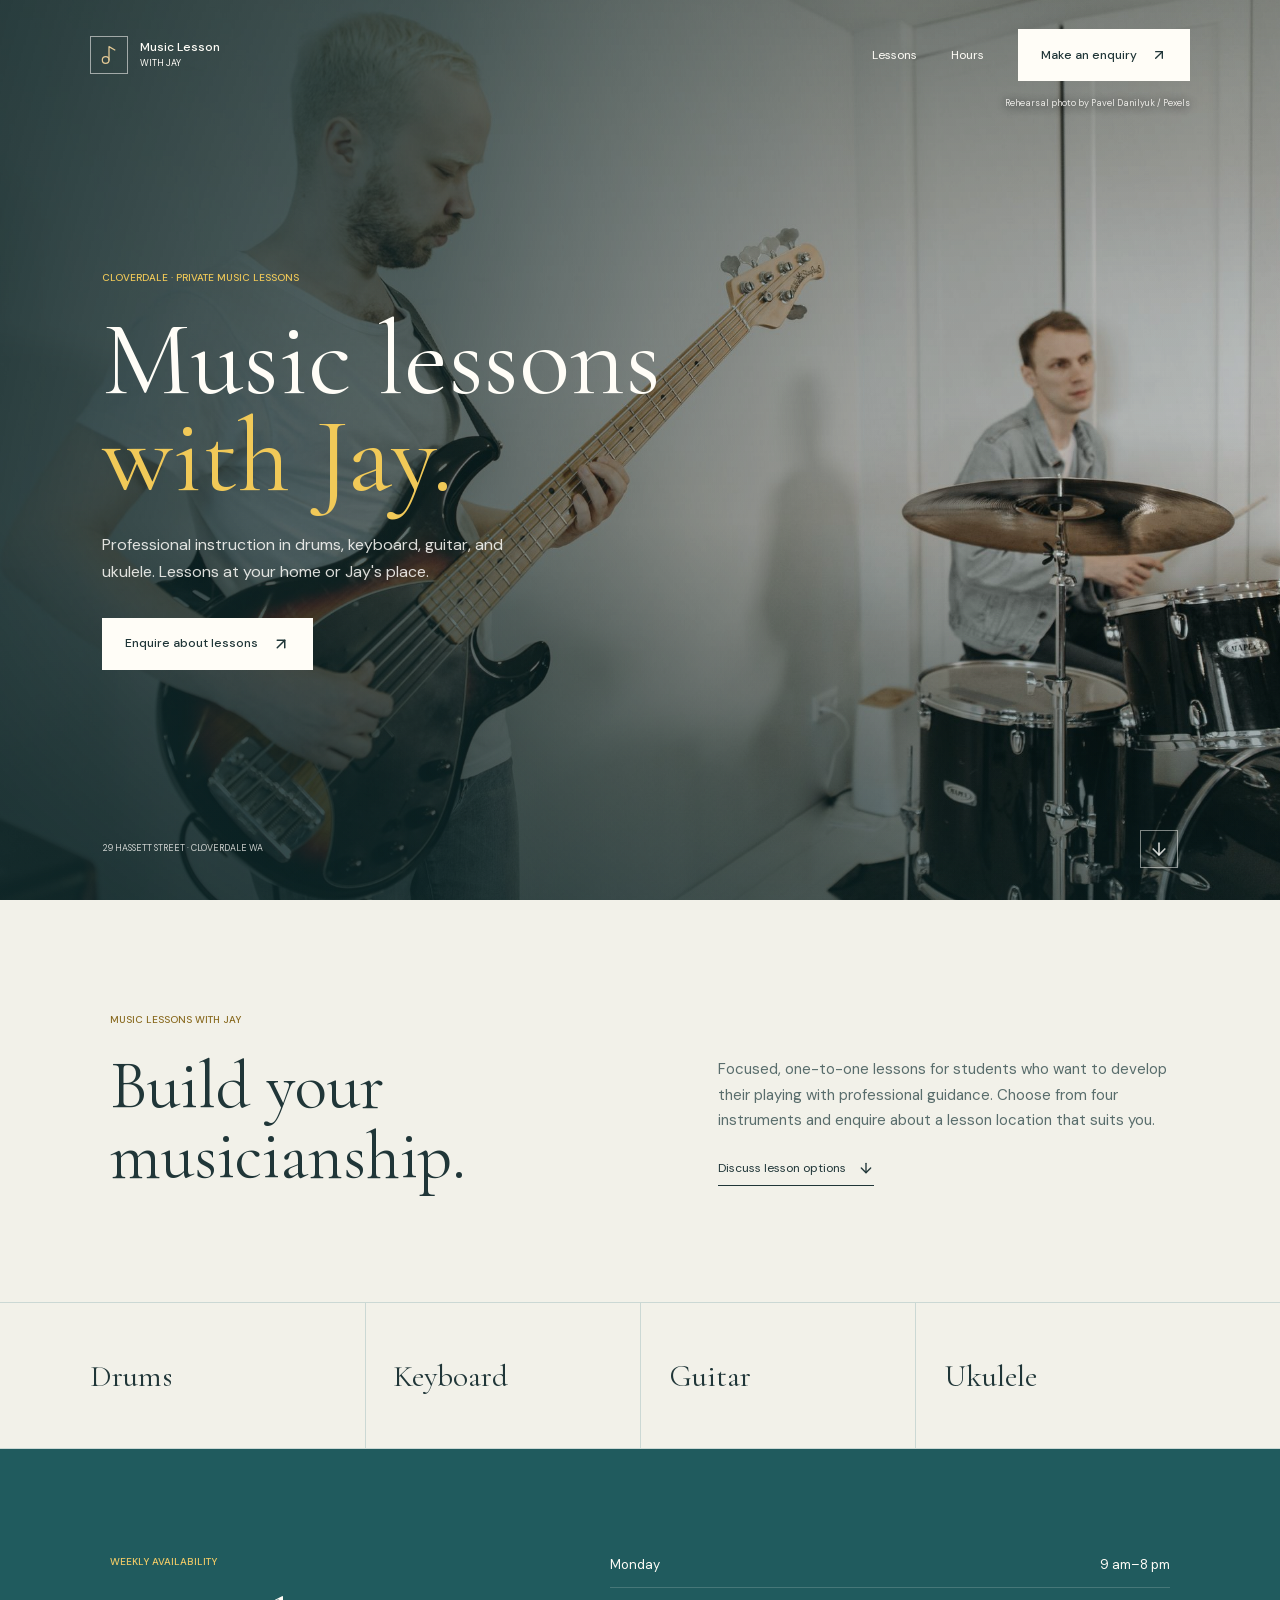
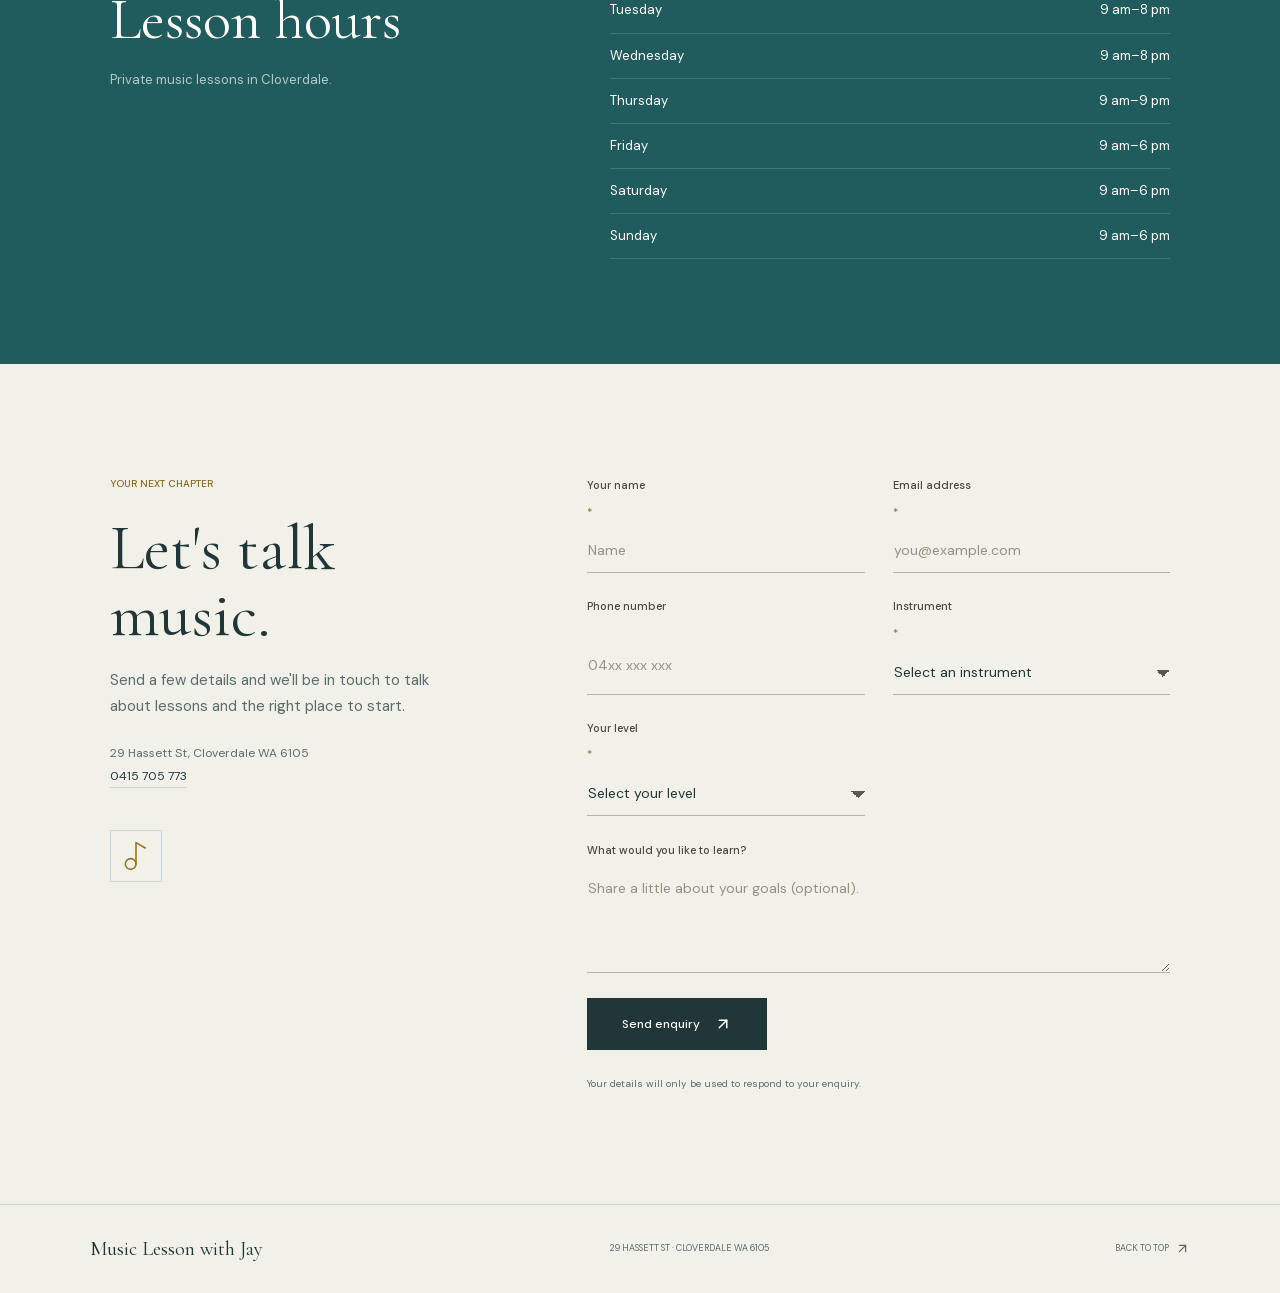
<file: index.html>
<!DOCTYPE html><html lang="en-AU" class="dm_sans_1b590f06-module__St2SeG__variable cormorant_garamond_fac135d0-module__42yeLa__variable"><head><meta charSet="utf-8"/><meta name="viewport" content="width=device-width, initial-scale=1"/><link rel="preload" href="/_next/static/media/01e4147cff8141ee-s.p.3huc2loe0ie8a.woff2" as="font" crossorigin="" type="font/woff2"/><link rel="preload" href="/_next/static/media/5c285b27cdda1fe8-s.p.2_mbdogr7ni8i.woff2" as="font" crossorigin="" type="font/woff2"/><link rel="preload" as="image" href="./images/music-lesson-hero.jpg"/><style data-precedence="next" data-href="/_next/static/chunks/1ztdg02fhgmp2.css">@font-face{font-family:DM Sans;font-style:normal;font-weight:100 1000;font-display:swap;src:url(/_next/static/media/c3cb240f9c892514-s.3z_x6eowsw16y.woff2)format("woff2");unicode-range:U+100-2BA,U+2BD-2C5,U+2C7-2CC,U+2CE-2D7,U+2DD-2FF,U+304,U+308,U+329,U+1D00-1DBF,U+1E00-1E9F,U+1EF2-1EFF,U+2020,U+20A0-20AB,U+20AD-20C4,U+2113,U+2C60-2C7F,U+A720-A7FF}@font-face{font-family:DM Sans;font-style:normal;font-weight:100 1000;font-display:swap;src:url(/_next/static/media/5c285b27cdda1fe8-s.p.2_mbdogr7ni8i.woff2)format("woff2");unicode-range:U+??,U+131,U+152-153,U+2BB-2BC,U+2C6,U+2DA,U+2DC,U+304,U+308,U+329,U+2000-206F,U+20AC,U+2122,U+2191,U+2193,U+2212,U+2215,U+FEFF,U+FFFD}@font-face{font-family:DM Sans Fallback;src:local(Arial);ascent-override:94.9%;descent-override:29.66%;line-gap-override:0.0%;size-adjust:104.53%}.dm_sans_1b590f06-module__St2SeG__className{font-family:DM Sans,DM Sans Fallback;font-style:normal}.dm_sans_1b590f06-module__St2SeG__variable{--font-body:"DM Sans", "DM Sans Fallback"}
@font-face{font-family:Cormorant Garamond;font-style:normal;font-weight:400;font-display:swap;src:url(/_next/static/media/9cc5c0547f229dea-s.00y8kskkn0hyx.woff2)format("woff2");unicode-range:U+460-52F,U+1C80-1C8A,U+20B4,U+2DE0-2DFF,U+A640-A69F,U+FE2E-FE2F}@font-face{font-family:Cormorant Garamond;font-style:normal;font-weight:400;font-display:swap;src:url(/_next/static/media/b0947914c9718a1e-s.1xjn85gt7t6qs.woff2)format("woff2");unicode-range:U+301,U+400-45F,U+490-491,U+4B0-4B1,U+2116}@font-face{font-family:Cormorant Garamond;font-style:normal;font-weight:400;font-display:swap;src:url(/_next/static/media/d0b60be57f16ee32-s.1xtu7gopqv2u0.woff2)format("woff2");unicode-range:U+102-103,U+110-111,U+128-129,U+168-169,U+1A0-1A1,U+1AF-1B0,U+300-301,U+303-304,U+308-309,U+323,U+329,U+1EA0-1EF9,U+20AB}@font-face{font-family:Cormorant Garamond;font-style:normal;font-weight:400;font-display:swap;src:url(/_next/static/media/1f9e983605289f29-s.3aak_kra40y8r.woff2)format("woff2");unicode-range:U+100-2BA,U+2BD-2C5,U+2C7-2CC,U+2CE-2D7,U+2DD-2FF,U+304,U+308,U+329,U+1D00-1DBF,U+1E00-1E9F,U+1EF2-1EFF,U+2020,U+20A0-20AB,U+20AD-20C4,U+2113,U+2C60-2C7F,U+A720-A7FF}@font-face{font-family:Cormorant Garamond;font-style:normal;font-weight:400;font-display:swap;src:url(/_next/static/media/01e4147cff8141ee-s.p.3huc2loe0ie8a.woff2)format("woff2");unicode-range:U+??,U+131,U+152-153,U+2BB-2BC,U+2C6,U+2DA,U+2DC,U+304,U+308,U+329,U+2000-206F,U+20AC,U+2122,U+2191,U+2193,U+2212,U+2215,U+FEFF,U+FFFD}@font-face{font-family:Cormorant Garamond;font-style:normal;font-weight:500;font-display:swap;src:url(/_next/static/media/9cc5c0547f229dea-s.00y8kskkn0hyx.woff2)format("woff2");unicode-range:U+460-52F,U+1C80-1C8A,U+20B4,U+2DE0-2DFF,U+A640-A69F,U+FE2E-FE2F}@font-face{font-family:Cormorant Garamond;font-style:normal;font-weight:500;font-display:swap;src:url(/_next/static/media/b0947914c9718a1e-s.1xjn85gt7t6qs.woff2)format("woff2");unicode-range:U+301,U+400-45F,U+490-491,U+4B0-4B1,U+2116}@font-face{font-family:Cormorant Garamond;font-style:normal;font-weight:500;font-display:swap;src:url(/_next/static/media/d0b60be57f16ee32-s.1xtu7gopqv2u0.woff2)format("woff2");unicode-range:U+102-103,U+110-111,U+128-129,U+168-169,U+1A0-1A1,U+1AF-1B0,U+300-301,U+303-304,U+308-309,U+323,U+329,U+1EA0-1EF9,U+20AB}@font-face{font-family:Cormorant Garamond;font-style:normal;font-weight:500;font-display:swap;src:url(/_next/static/media/1f9e983605289f29-s.3aak_kra40y8r.woff2)format("woff2");unicode-range:U+100-2BA,U+2BD-2C5,U+2C7-2CC,U+2CE-2D7,U+2DD-2FF,U+304,U+308,U+329,U+1D00-1DBF,U+1E00-1E9F,U+1EF2-1EFF,U+2020,U+20A0-20AB,U+20AD-20C4,U+2113,U+2C60-2C7F,U+A720-A7FF}@font-face{font-family:Cormorant Garamond;font-style:normal;font-weight:500;font-display:swap;src:url(/_next/static/media/01e4147cff8141ee-s.p.3huc2loe0ie8a.woff2)format("woff2");unicode-range:U+??,U+131,U+152-153,U+2BB-2BC,U+2C6,U+2DA,U+2DC,U+304,U+308,U+329,U+2000-206F,U+20AC,U+2122,U+2191,U+2193,U+2212,U+2215,U+FEFF,U+FFFD}@font-face{font-family:Cormorant Garamond;font-style:normal;font-weight:600;font-display:swap;src:url(/_next/static/media/9cc5c0547f229dea-s.00y8kskkn0hyx.woff2)format("woff2");unicode-range:U+460-52F,U+1C80-1C8A,U+20B4,U+2DE0-2DFF,U+A640-A69F,U+FE2E-FE2F}@font-face{font-family:Cormorant Garamond;font-style:normal;font-weight:600;font-display:swap;src:url(/_next/static/media/b0947914c9718a1e-s.1xjn85gt7t6qs.woff2)format("woff2");unicode-range:U+301,U+400-45F,U+490-491,U+4B0-4B1,U+2116}@font-face{font-family:Cormorant Garamond;font-style:normal;font-weight:600;font-display:swap;src:url(/_next/static/media/d0b60be57f16ee32-s.1xtu7gopqv2u0.woff2)format("woff2");unicode-range:U+102-103,U+110-111,U+128-129,U+168-169,U+1A0-1A1,U+1AF-1B0,U+300-301,U+303-304,U+308-309,U+323,U+329,U+1EA0-1EF9,U+20AB}@font-face{font-family:Cormorant Garamond;font-style:normal;font-weight:600;font-display:swap;src:url(/_next/static/media/1f9e983605289f29-s.3aak_kra40y8r.woff2)format("woff2");unicode-range:U+100-2BA,U+2BD-2C5,U+2C7-2CC,U+2CE-2D7,U+2DD-2FF,U+304,U+308,U+329,U+1D00-1DBF,U+1E00-1E9F,U+1EF2-1EFF,U+2020,U+20A0-20AB,U+20AD-20C4,U+2113,U+2C60-2C7F,U+A720-A7FF}@font-face{font-family:Cormorant Garamond;font-style:normal;font-weight:600;font-display:swap;src:url(/_next/static/media/01e4147cff8141ee-s.p.3huc2loe0ie8a.woff2)format("woff2");unicode-range:U+??,U+131,U+152-153,U+2BB-2BC,U+2C6,U+2DA,U+2DC,U+304,U+308,U+329,U+2000-206F,U+20AC,U+2122,U+2191,U+2193,U+2212,U+2215,U+FEFF,U+FFFD}@font-face{font-family:Cormorant Garamond Fallback;src:local(Times New Roman);ascent-override:95.27%;descent-override:29.59%;line-gap-override:0.0%;size-adjust:96.98%}.cormorant_garamond_fac135d0-module__42yeLa__className{font-family:Cormorant Garamond,Cormorant Garamond Fallback;font-style:normal}.cormorant_garamond_fac135d0-module__42yeLa__variable{--font-display:"Cormorant Garamond", "Cormorant Garamond Fallback"}
@layer properties{@supports (((-webkit-hyphens:none)) and (not (margin-trim:inline))) or ((-moz-orient:inline) and (not (color:rgb(from red r g b)))){*,:before,:after,::backdrop{--tw-rotate-x:initial;--tw-rotate-y:initial;--tw-rotate-z:initial;--tw-skew-x:initial;--tw-skew-y:initial;--tw-border-style:solid;--tw-ordinal:initial;--tw-slashed-zero:initial;--tw-numeric-figure:initial;--tw-numeric-spacing:initial;--tw-numeric-fraction:initial;--tw-shadow:0 0 #0000;--tw-shadow-color:initial;--tw-shadow-alpha:100%;--tw-inset-shadow:0 0 #0000;--tw-inset-shadow-color:initial;--tw-inset-shadow-alpha:100%;--tw-ring-color:initial;--tw-ring-shadow:0 0 #0000;--tw-inset-ring-color:initial;--tw-inset-ring-shadow:0 0 #0000;--tw-ring-inset:initial;--tw-ring-offset-width:0px;--tw-ring-offset-color:#fff;--tw-ring-offset-shadow:0 0 #0000;--tw-outline-style:solid;--tw-blur:initial;--tw-brightness:initial;--tw-contrast:initial;--tw-grayscale:initial;--tw-hue-rotate:initial;--tw-invert:initial;--tw-opacity:initial;--tw-saturate:initial;--tw-sepia:initial;--tw-drop-shadow:initial;--tw-drop-shadow-color:initial;--tw-drop-shadow-alpha:100%;--tw-drop-shadow-size:initial;--tw-backdrop-blur:initial;--tw-backdrop-brightness:initial;--tw-backdrop-contrast:initial;--tw-backdrop-grayscale:initial;--tw-backdrop-hue-rotate:initial;--tw-backdrop-invert:initial;--tw-backdrop-opacity:initial;--tw-backdrop-saturate:initial;--tw-backdrop-sepia:initial;--tw-ease:initial}}}@layer theme{:root,:host{--font-mono:ui-monospace, SFMono-Regular, Menlo, Monaco, Consolas, "Liberation Mono", "Courier New", monospace;--ease-in:cubic-bezier(.4, 0, 1, 1);--ease-out:cubic-bezier(0, 0, .2, 1);--ease-in-out:cubic-bezier(.4, 0, .2, 1);--default-transition-duration:.15s;--default-transition-timing-function:cubic-bezier(.4, 0, .2, 1);--default-font-family:var(--font-body);--default-mono-font-family:var(--font-mono)}}@layer base{*,:after,:before,::backdrop{box-sizing:border-box;border:0 solid;margin:0;padding:0}::file-selector-button{box-sizing:border-box;border:0 solid;margin:0;padding:0}html,:host{-webkit-text-size-adjust:100%;tab-size:4;line-height:1.5;font-family:var(--default-font-family,-apple-system, BlinkMacSystemFont, "Segoe UI", Roboto, "Helvetica Neue", "Noto Sans", Arial, sans-serif, "Apple Color Emoji", "Segoe UI Emoji", "Segoe UI Symbol", "Noto Color Emoji");font-feature-settings:var(--default-font-feature-settings,normal);font-variation-settings:var(--default-font-variation-settings,normal);-webkit-tap-highlight-color:transparent}hr{height:0;color:inherit;border-top-width:1px}abbr:where([title]){-webkit-text-decoration:underline dotted;text-decoration:underline dotted}h1,h2,h3,h4,h5,h6{font-size:inherit;font-weight:inherit}a{color:inherit;-webkit-text-decoration:inherit;-webkit-text-decoration:inherit;-webkit-text-decoration:inherit;-webkit-text-decoration:inherit;text-decoration:inherit}b,strong{font-weight:bolder}code,kbd,samp,pre{font-family:var(--default-mono-font-family,ui-monospace, SFMono-Regular, Menlo, Monaco, Consolas, "Liberation Mono", "Courier New", monospace);font-feature-settings:var(--default-mono-font-feature-settings,normal);font-variation-settings:var(--default-mono-font-variation-settings,normal);font-size:1em}small{font-size:80%}sub,sup{vertical-align:baseline;font-size:75%;line-height:0;position:relative}sub{bottom:-.25em}sup{top:-.5em}table{text-indent:0;border-color:inherit;border-collapse:collapse}:-moz-focusring:where(:not(iframe)){outline:auto}progress{vertical-align:baseline}summary{display:list-item}ol,ul,menu{list-style:none}img,svg,video,canvas,audio,iframe,embed,object{vertical-align:middle;display:block}img,video{max-width:100%;height:auto}button,input,select,optgroup,textarea{font:inherit;font-feature-settings:inherit;font-variation-settings:inherit;letter-spacing:inherit;color:inherit;opacity:1;background-color:#0000;border-radius:0}::file-selector-button{font:inherit;font-feature-settings:inherit;font-variation-settings:inherit;letter-spacing:inherit;color:inherit;opacity:1;background-color:#0000;border-radius:0}:where(select:is([multiple],[size])) optgroup{font-weight:bolder}:where(select:is([multiple],[size])) optgroup option{padding-inline-start:20px}::file-selector-button{margin-inline-end:4px}::placeholder{opacity:1}@supports (not ((-webkit-appearance:-apple-pay-button))) or (contain-intrinsic-size:1px){::placeholder{color:currentColor}@supports (color:color-mix(in lab, red, red)){::placeholder{color:color-mix(in oklab, currentcolor 50%, transparent)}}}textarea{resize:vertical}::-webkit-search-decoration{-webkit-appearance:none}::-webkit-date-and-time-value{min-height:1lh;text-align:inherit}::-webkit-datetime-edit{display:inline-flex}::-webkit-datetime-edit-fields-wrapper{padding:0}::-webkit-datetime-edit{padding-block:0}::-webkit-datetime-edit-year-field{padding-block:0}::-webkit-datetime-edit-month-field{padding-block:0}::-webkit-datetime-edit-day-field{padding-block:0}::-webkit-datetime-edit-hour-field{padding-block:0}::-webkit-datetime-edit-minute-field{padding-block:0}::-webkit-datetime-edit-second-field{padding-block:0}::-webkit-datetime-edit-millisecond-field{padding-block:0}::-webkit-datetime-edit-meridiem-field{padding-block:0}::-webkit-calendar-picker-indicator{line-height:1}:-moz-ui-invalid{box-shadow:none}button,input:where([type=button],[type=reset],[type=submit]){appearance:button}::file-selector-button{appearance:button}::-webkit-inner-spin-button{height:auto}::-webkit-outer-spin-button{height:auto}[hidden]:where(:not([hidden=until-found])){display:none!important}}@layer components;@layer utilities{.\@container{container-type:inline-size}.collapse{visibility:collapse}.visible{visibility:visible}.absolute{position:absolute}.fixed{position:fixed}.relative{position:relative}.static{position:static}.sticky{position:sticky}.container{width:100%}@media (min-width:40rem){.container{max-width:40rem}}@media (min-width:48rem){.container{max-width:48rem}}@media (min-width:64rem){.container{max-width:64rem}}@media (min-width:80rem){.container{max-width:80rem}}@media (min-width:96rem){.container{max-width:96rem}}.container\!{width:100%!important}@media (min-width:40rem){.container\!{max-width:40rem!important}}@media (min-width:48rem){.container\!{max-width:48rem!important}}@media (min-width:64rem){.container\!{max-width:64rem!important}}@media (min-width:80rem){.container\!{max-width:80rem!important}}@media (min-width:96rem){.container\!{max-width:96rem!important}}.block{display:block}.contents{display:contents}.flex{display:flex}.grid{display:grid}.hidden{display:none}.hidden\!{display:none!important}.inline{display:inline}.inline-block{display:inline-block}.inline-flex{display:inline-flex}.inline-grid{display:inline-grid}.list-item{display:list-item}.table{display:table}.table-row{display:table-row}.flex-shrink,.shrink{flex-shrink:1}.flex-grow,.grow{flex-grow:1}.border-collapse{border-collapse:collapse}.transform{transform:var(--tw-rotate-x,) var(--tw-rotate-y,) var(--tw-rotate-z,) var(--tw-skew-x,) var(--tw-skew-y,)}.resize{resize:both}.truncate{text-overflow:ellipsis;white-space:nowrap;overflow:hidden}.border{border-style:var(--tw-border-style);border-width:1px}.border-none{--tw-border-style:none;border-style:none}.text-wrap{text-wrap:wrap}.capitalize{text-transform:capitalize}.lowercase{text-transform:lowercase}.uppercase{text-transform:uppercase}.italic{font-style:italic}.ordinal{--tw-ordinal:ordinal;font-variant-numeric:var(--tw-ordinal,) var(--tw-slashed-zero,) var(--tw-numeric-figure,) var(--tw-numeric-spacing,) var(--tw-numeric-fraction,)}.tabular-nums{--tw-numeric-spacing:tabular-nums;font-variant-numeric:var(--tw-ordinal,) var(--tw-slashed-zero,) var(--tw-numeric-figure,) var(--tw-numeric-spacing,) var(--tw-numeric-fraction,)}.overline{text-decoration-line:overline}.underline{text-decoration-line:underline}.underline\!{text-decoration-line:underline!important}.shadow{--tw-shadow:0 1px 3px 0 var(--tw-shadow-color,#0000001a), 0 1px 2px -1px var(--tw-shadow-color,#0000001a);box-shadow:var(--tw-inset-shadow), var(--tw-inset-ring-shadow), var(--tw-ring-offset-shadow), var(--tw-ring-shadow), var(--tw-shadow)}.ring{--tw-ring-shadow:var(--tw-ring-inset,) 0 0 0 calc(1px + var(--tw-ring-offset-width)) var(--tw-ring-color,currentcolor);box-shadow:var(--tw-inset-shadow), var(--tw-inset-ring-shadow), var(--tw-ring-offset-shadow), var(--tw-ring-shadow), var(--tw-shadow)}.outline{outline-style:var(--tw-outline-style);outline-width:1px}.blur{--tw-blur:blur(8px);filter:var(--tw-blur,) var(--tw-brightness,) var(--tw-contrast,) var(--tw-grayscale,) var(--tw-hue-rotate,) var(--tw-invert,) var(--tw-saturate,) var(--tw-sepia,) var(--tw-drop-shadow,)}.drop-shadow{--tw-drop-shadow-size:drop-shadow(0 1px 2px var(--tw-drop-shadow-color,#0000001a)) drop-shadow(0 1px 1px var(--tw-drop-shadow-color,#0000000f));--tw-drop-shadow:drop-shadow(0 1px 2px #0000001a) drop-shadow(0 1px 1px #0000000f);filter:var(--tw-blur,) var(--tw-brightness,) var(--tw-contrast,) var(--tw-grayscale,) var(--tw-hue-rotate,) var(--tw-invert,) var(--tw-saturate,) var(--tw-sepia,) var(--tw-drop-shadow,)}.invert{--tw-invert:invert(100%);filter:var(--tw-blur,) var(--tw-brightness,) var(--tw-contrast,) var(--tw-grayscale,) var(--tw-hue-rotate,) var(--tw-invert,) var(--tw-saturate,) var(--tw-sepia,) var(--tw-drop-shadow,)}.filter{filter:var(--tw-blur,) var(--tw-brightness,) var(--tw-contrast,) var(--tw-grayscale,) var(--tw-hue-rotate,) var(--tw-invert,) var(--tw-saturate,) var(--tw-sepia,) var(--tw-drop-shadow,)}.filter\!{filter:var(--tw-blur,) var(--tw-brightness,) var(--tw-contrast,) var(--tw-grayscale,) var(--tw-hue-rotate,) var(--tw-invert,) var(--tw-saturate,) var(--tw-sepia,) var(--tw-drop-shadow,)!important}.backdrop-filter{-webkit-backdrop-filter:var(--tw-backdrop-blur,) var(--tw-backdrop-brightness,) var(--tw-backdrop-contrast,) var(--tw-backdrop-grayscale,) var(--tw-backdrop-hue-rotate,) var(--tw-backdrop-invert,) var(--tw-backdrop-opacity,) var(--tw-backdrop-saturate,) var(--tw-backdrop-sepia,);backdrop-filter:var(--tw-backdrop-blur,) var(--tw-backdrop-brightness,) var(--tw-backdrop-contrast,) var(--tw-backdrop-grayscale,) var(--tw-backdrop-hue-rotate,) var(--tw-backdrop-invert,) var(--tw-backdrop-opacity,) var(--tw-backdrop-saturate,) var(--tw-backdrop-sepia,)}.transition{transition-property:color,background-color,border-color,outline-color,text-decoration-color,fill,stroke,--tw-gradient-from,--tw-gradient-via,--tw-gradient-to,opacity,box-shadow,transform,translate,scale,rotate,filter,-webkit-backdrop-filter,backdrop-filter,display,content-visibility,overlay,pointer-events;transition-timing-function:var(--tw-ease,var(--default-transition-timing-function));transition-duration:var(--tw-duration,var(--default-transition-duration))}.ease-in{--tw-ease:var(--ease-in);transition-timing-function:var(--ease-in)}.ease-in-out{--tw-ease:var(--ease-in-out);transition-timing-function:var(--ease-in-out)}.ease-out{--tw-ease:var(--ease-out);transition-timing-function:var(--ease-out)}.\[sanity-sdk\:message-bus\]{sanity-sdk:message-bus}}:root{--lightningcss-light:initial;--lightningcss-dark: ;color-scheme:light;--ink:#203638;--paper:#f2f1e9;--white:#fffdf7;--muted:#596d6c;--line:#cbd8d4;--brass:#dcae3d;--forest:#205b5e}*{box-sizing:border-box}html{scroll-behavior:smooth;scroll-padding-top:30px}body{background:var(--paper);color:var(--ink);font-family:var(--font-body), sans-serif;letter-spacing:0;margin:0;font-size:15px;line-height:1.7}a{color:inherit;-webkit-tap-highlight-color:transparent;text-decoration:none}a:focus-visible,button:focus-visible,input:focus-visible,select:focus-visible,textarea:focus-visible{outline:2px solid var(--brass);outline-offset:4px}img{object-fit:cover;display:block}svg{flex-shrink:0}h1,h2,h3,p{margin:0}h1,h2,h3{font-family:var(--font-display), Georgia, serif;letter-spacing:0;font-weight:400;line-height:1.04}h2{font-size:58px}::selection{background:var(--brass);color:var(--white)}.skip-link{z-index:10;background:var(--white);color:var(--ink);padding:10px 20px;position:fixed;top:-100px;left:15px}.skip-link:focus{top:12px}.site-header{z-index:5;color:var(--white);justify-content:space-between;align-items:center;gap:28px;padding:29px 7%;display:flex;position:absolute;inset:0 0 auto}.brand{align-items:center;gap:12px;display:inline-flex}.brand-mark{color:#e3c995;border:1px solid #fffefa8c;place-items:center;width:38px;height:38px;display:grid}.brand-name{letter-spacing:0;font-size:12px;font-weight:500;line-height:1.3;display:block}.brand-name small{text-transform:uppercase;margin-top:3px;font-size:9px;font-weight:400;display:block}.site-nav{align-items:center;gap:34px;font-size:12px;display:flex}.site-nav>a:not(.button):hover,.site-footer>a:last-child:hover{color:#edc555}.button{min-height:52px;font-family:var(--font-body), sans-serif;cursor:pointer;border:1px solid #0000;justify-content:center;align-items:center;gap:14px;padding:14px 22px;font-size:12px;font-weight:500;transition:background .18s,color .18s,border-color .18s;display:inline-flex}.button-light{background:var(--white);color:var(--ink)}.button-light:hover{background:#f5e5b7}.button-dark{background:var(--ink);color:var(--white)}.button-dark:hover{background:var(--forest)}.hero{isolation:isolate;height:min(940px,100svh);min-height:710px;color:var(--white);background:#173f42;align-items:center;display:flex;position:relative;overflow:hidden}.hero-parallax{z-index:0;transform:translate3d(0, var(--parallax-offset,0px), 0);position:absolute;inset:-35px 0}.hero-photo{object-position:center 58%}.hero-shade{z-index:1;background:linear-gradient(90deg,#0d2628d1 0%,#0d2628a3 33%,#0d262833 69%,#0d26281a 100%),linear-gradient(#0d262840,#0000 58%,#0d262885);position:absolute;inset:0}.hero-content{z-index:2;width:100%;max-width:1500px;margin:0 auto;padding:165px 8% 125px;position:relative}.eyebrow{letter-spacing:0;text-transform:uppercase;font-size:10px;font-weight:500;line-height:1.6}.hero .eyebrow{color:#f1c958;margin-bottom:25px}.hero h1{max-width:850px;font-size:106px;line-height:.91}.hero h1 span{display:block}.hero h1 span+span{color:#f1c958}.hero-description{color:#fffefad9;max-width:410px;margin:27px 0 32px;font-size:16px;line-height:1.7}.hero-foot{z-index:2;color:#fffefac7;text-transform:uppercase;justify-content:space-between;align-items:center;gap:20px;font-size:9px;display:flex;position:absolute;bottom:32px;left:8%;right:8%}.hero-foot a{border:1px solid #fffefa7a;place-items:center;width:38px;height:38px;display:grid}.photo-credit{z-index:2;color:#fffefad9;text-shadow:0 1px 8px #000000bf;font-size:9px;position:absolute;top:96px;right:7%}.photo-credit:hover{color:var(--white)}.section-wrap{width:min(1240px,100%);margin:0 auto;padding:112px 7%}.studio-intro{grid-template-columns:1fr .9fr;align-items:end;gap:10%;display:grid}.eyebrow-dark{color:#88691e;margin-bottom:23px}.intro-heading h2,.enquiry-intro h2{max-width:570px;font-size:67px}.intro-copy{max-width:450px;padding-bottom:4px}.intro-copy>p,.enquiry-intro>p:not(.eyebrow){color:var(--muted);font-size:15px}.text-link{border-bottom:1px solid;align-items:center;gap:12px;width:fit-content;max-width:100%;margin-top:24px;padding-bottom:7px;font-size:12px;display:inline-flex}.text-link-dark{color:var(--ink)}.text-link:hover{color:#88691e}.lesson-details{border-top:1px solid var(--line);border-bottom:1px solid var(--line);grid-template-columns:repeat(4,1fr);padding:0 7%;display:grid}.lesson-detail{align-items:center;min-height:145px;padding:28px 10% 28px 0;display:flex}.lesson-detail+.lesson-detail{border-left:1px solid var(--line);padding-left:10%}.lesson-detail h3{font-size:31px}.hours-section{background:var(--forest);color:var(--white);grid-template-columns:.8fr 1.2fr;gap:12%;padding:105px max(7%,50% - 530px);display:grid}.hours-heading .eyebrow{color:#f1cb67;margin-bottom:20px}.hours-heading h2{margin-bottom:18px;font-size:58px}.hours-heading>p:last-child{color:#fffefaab;font-size:13px}.hours-list{margin:0}.hours-row{border-bottom:1px solid #fffefa2b;justify-content:space-between;gap:24px;padding:11px 0;font-size:13px;display:flex}.hours-row:first-child{padding-top:0}.hours-row dd{white-space:nowrap;margin:0}.hours-closed{color:#fffefa91}.enquiry-section{grid-template-columns:.75fr 1.25fr;align-items:start;gap:12%;display:grid}.enquiry-intro h2{margin-bottom:20px;font-size:64px}.enquiry-intro>p:not(.eyebrow){max-width:360px}.studio-contact{color:var(--muted);gap:3px;margin-top:24px;font-size:12px;display:grid}.studio-contact a{border-bottom:1px solid var(--line);width:fit-content;color:var(--ink)}.enquiry-mark{border:1px solid var(--line);color:#98731f;place-items:center;width:52px;height:52px;margin-top:42px;display:inline-grid}.enquiry-form{gap:25px;display:grid}.form-grid{grid-template-columns:1fr 1fr;gap:24px 28px;display:grid}.enquiry-form label{color:#484740;gap:8px;font-size:11px;font-weight:500;display:grid}.enquiry-form label>span{color:#946f37;display:inline}.enquiry-form input,.enquiry-form select,.enquiry-form textarea{width:100%;min-height:44px;color:var(--ink);font:400 14px/1.5 var(--font-body), sans-serif;background:0 0;border:0;border-bottom:1px solid #b9b2a7;border-radius:0;padding:10px 1px}.enquiry-form input::placeholder,.enquiry-form textarea::placeholder{color:#969087;opacity:1}.enquiry-form select{appearance:none;background-image:linear-gradient(45deg,#0000 50%,#5b584f 50%),linear-gradient(135deg,#5b584f 50%,#0000 50%);background-position:calc(100% - 7px) 19px,100% 19px;background-repeat:no-repeat;background-size:7px 7px,7px 7px}.enquiry-form textarea{resize:vertical;min-height:105px}.enquiry-form .button{justify-self:start;min-width:180px}.form-note{color:var(--muted);font-size:10px}.honeypot{width:1px;height:1px;position:absolute;left:-10000px;overflow:hidden}.site-footer{border-top:1px solid var(--line);color:var(--muted);letter-spacing:0;text-transform:uppercase;justify-content:space-between;align-items:center;gap:25px;padding:27px 7%;font-size:9px;display:flex}.footer-brand{color:var(--ink);font-family:var(--font-display), Georgia, serif;text-transform:none;font-size:20px}.site-footer>a:last-child{align-items:center;gap:6px;display:inline-flex}@media (max-width:900px){.hero h1{font-size:90px}.section-wrap{padding-top:88px;padding-bottom:88px}.studio-intro{gap:7%}.intro-heading h2,.enquiry-intro h2{font-size:58px}.hours-section{gap:8%;padding-top:85px;padding-bottom:85px}.enquiry-section{gap:8%}}@media (max-width:650px){.site-header{gap:10px;padding:20px 5%}.brand{gap:8px}.brand-mark{width:32px;height:32px}.brand-name{font-size:10px}.brand-name small{font-size:8px}.site-nav{gap:13px;font-size:10px}.site-nav>a:not(.button){display:none}.site-nav .button{gap:7px;min-height:42px;padding:9px 11px;font-size:10px}.hero{height:90svh;min-height:680px;max-height:850px}.hero-parallax{inset:-25px 0}.hero-photo{object-position:57% center}.hero-shade{background:linear-gradient(90deg,#0d2628b8,#0d262833 100%),linear-gradient(#0d26284a,#0000 44%,#0d26288a)}.hero-content{padding:145px 6% 125px}.hero h1{font-size:65px}.hero .eyebrow{max-width:280px;font-size:9px}.hero-description{max-width:330px;font-size:14px}.hero-foot{font-size:8px;bottom:23px;left:6%;right:6%}.photo-credit{font-size:8px;top:74px;right:6%}.section-wrap{padding:68px 6%}.studio-intro{grid-template-columns:1fr;gap:30px}.intro-heading h2,.enquiry-intro h2{font-size:48px}.lesson-details{grid-template-columns:1fr 1fr;padding:0 6%}.lesson-detail{min-height:110px;padding:22px 10% 22px 0}.lesson-detail+.lesson-detail{padding-left:10%}.lesson-detail:nth-child(3){border-top:1px solid var(--line);border-left:0;padding-left:0}.lesson-detail:nth-child(4){border-top:1px solid var(--line)}.lesson-detail h3{font-size:26px}.hours-section{grid-template-columns:1fr;gap:34px;padding:68px 6%}.hours-heading h2{font-size:48px}.hours-row{padding:10px 0;font-size:12px}.enquiry-section{grid-template-columns:1fr;gap:38px}.enquiry-mark{display:none}.form-grid{grid-template-columns:1fr;gap:21px}.site-footer{flex-direction:column;align-items:flex-start;gap:13px;padding:25px 6%}}@media (max-width:360px){.brand-name{font-size:9px}.site-nav .button{padding:8px}.hero h1{font-size:54px}.hero-content{padding-left:5%;padding-right:5%}.hero-foot{left:5%;right:5%}}@media (prefers-reduced-motion:reduce){html{scroll-behavior:auto}*,:before,:after{transition:none!important;animation:none!important}}@property --tw-rotate-x{syntax:"*";inherits:false}@property --tw-rotate-y{syntax:"*";inherits:false}@property --tw-rotate-z{syntax:"*";inherits:false}@property --tw-skew-x{syntax:"*";inherits:false}@property --tw-skew-y{syntax:"*";inherits:false}@property --tw-border-style{syntax:"*";inherits:false;initial-value:solid}@property --tw-ordinal{syntax:"*";inherits:false}@property --tw-slashed-zero{syntax:"*";inherits:false}@property --tw-numeric-figure{syntax:"*";inherits:false}@property --tw-numeric-spacing{syntax:"*";inherits:false}@property --tw-numeric-fraction{syntax:"*";inherits:false}@property --tw-shadow{syntax:"*";inherits:false;initial-value:0 0 #0000}@property --tw-shadow-color{syntax:"*";inherits:false}@property --tw-shadow-alpha{syntax:"<percentage>";inherits:false;initial-value:100%}@property --tw-inset-shadow{syntax:"*";inherits:false;initial-value:0 0 #0000}@property --tw-inset-shadow-color{syntax:"*";inherits:false}@property --tw-inset-shadow-alpha{syntax:"<percentage>";inherits:false;initial-value:100%}@property --tw-ring-color{syntax:"*";inherits:false}@property --tw-ring-shadow{syntax:"*";inherits:false;initial-value:0 0 #0000}@property --tw-inset-ring-color{syntax:"*";inherits:false}@property --tw-inset-ring-shadow{syntax:"*";inherits:false;initial-value:0 0 #0000}@property --tw-ring-inset{syntax:"*";inherits:false}@property --tw-ring-offset-width{syntax:"<length>";inherits:false;initial-value:0}@property --tw-ring-offset-color{syntax:"*";inherits:false;initial-value:#fff}@property --tw-ring-offset-shadow{syntax:"*";inherits:false;initial-value:0 0 #0000}@property --tw-outline-style{syntax:"*";inherits:false;initial-value:solid}@property --tw-blur{syntax:"*";inherits:false}@property --tw-brightness{syntax:"*";inherits:false}@property --tw-contrast{syntax:"*";inherits:false}@property --tw-grayscale{syntax:"*";inherits:false}@property --tw-hue-rotate{syntax:"*";inherits:false}@property --tw-invert{syntax:"*";inherits:false}@property --tw-opacity{syntax:"*";inherits:false}@property --tw-saturate{syntax:"*";inherits:false}@property --tw-sepia{syntax:"*";inherits:false}@property --tw-drop-shadow{syntax:"*";inherits:false}@property --tw-drop-shadow-color{syntax:"*";inherits:false}@property --tw-drop-shadow-alpha{syntax:"<percentage>";inherits:false;initial-value:100%}@property --tw-drop-shadow-size{syntax:"*";inherits:false}@property --tw-backdrop-blur{syntax:"*";inherits:false}@property --tw-backdrop-brightness{syntax:"*";inherits:false}@property --tw-backdrop-contrast{syntax:"*";inherits:false}@property --tw-backdrop-grayscale{syntax:"*";inherits:false}@property --tw-backdrop-hue-rotate{syntax:"*";inherits:false}@property --tw-backdrop-invert{syntax:"*";inherits:false}@property --tw-backdrop-opacity{syntax:"*";inherits:false}@property --tw-backdrop-saturate{syntax:"*";inherits:false}@property --tw-backdrop-sepia{syntax:"*";inherits:false}@property --tw-ease{syntax:"*";inherits:false}
</style><link rel="preload" as="script" fetchPriority="low" href="/_next/static/chunks/12aruqaur5huj.js"/><script src="/_next/static/chunks/13yxs8tvcajse.js" async=""></script><script src="/_next/static/chunks/3g4px251sg85e.js" async=""></script><script src="/_next/static/chunks/turbopack-1rdgb0w8nih9e.js" async=""></script><script src="/_next/static/chunks/3fntmmi971322.js" async=""></script><script src="/_next/static/chunks/2vlgm-qbwbx9f.js" async=""></script><meta name="next-size-adjust" content=""/><title>Music Lesson with Jay | Cloverdale</title><meta name="description" content="Professional private lessons in drums, keyboard, guitar, and ukulele in Cloverdale. Call 0415 705 773 to enquire."/><meta name="application-name" content="Music Lesson with Jay"/><meta name="keywords" content="Music Lesson with Jay,music lessons,Cloverdale,drums,keyboard,guitar,ukulele"/><meta property="og:title" content="Music Lesson with Jay | Cloverdale"/><meta property="og:description" content="Professional private lessons in drums, keyboard, guitar, and ukulele in Cloverdale, Western Australia."/><meta property="og:site_name" content="Music Lesson with Jay"/><meta property="og:locale" content="en_AU"/><meta property="og:type" content="website"/><meta name="twitter:card" content="summary"/><meta name="twitter:title" content="Music Lesson with Jay | Cloverdale"/><meta name="twitter:description" content="Professional private lessons in drums, keyboard, guitar, and ukulele in Cloverdale, Western Australia."/><link rel="icon" href="/favicon.ico?favicon.2vob68tjqpejf.ico" sizes="256x256" type="image/x-icon"/><script src="/_next/static/chunks/0cz1d0mv5g_q7.js" noModule=""></script></head><body><div hidden=""><!--$--><!--/$--></div><a class="skip-link" href="#main">Skip to content</a><header class="site-header" id="top"><a class="brand" href="#top" aria-label="Music Lesson with Jay home"><span class="brand-mark"><svg xmlns="http://www.w3.org/2000/svg" width="20" height="20" viewBox="0 0 24 24" fill="none" stroke="currentColor" stroke-width="1.5" stroke-linecap="round" stroke-linejoin="round" class="lucide lucide-music-2" aria-hidden="true"><circle cx="8" cy="18" r="4"></circle><path d="M12 18V2l7 4"></path></svg></span><span class="brand-name">Music Lesson<small>with Jay</small></span></a><nav class="site-nav" aria-label="Main navigation"><a href="#lessons">Lessons</a><a href="#hours">Hours</a><a class="button button-light" href="#enquire">Make an enquiry <svg xmlns="http://www.w3.org/2000/svg" width="16" height="16" viewBox="0 0 24 24" fill="none" stroke="currentColor" stroke-width="2" stroke-linecap="round" stroke-linejoin="round" class="lucide lucide-arrow-up-right" aria-hidden="true"><path d="M7 7h10v10"></path><path d="M7 17 17 7"></path></svg></a></nav></header><main id="main"><section class="hero" aria-labelledby="hero-title"><div class="hero-parallax"><img alt="Two musicians playing guitar and drums in a rehearsal room" decoding="async" data-nimg="fill" class="hero-photo" style="position:absolute;height:100%;width:100%;left:0;top:0;right:0;bottom:0;color:transparent" src="./images/music-lesson-hero.jpg"/></div><div class="hero-shade"></div><div class="hero-content"><p class="eyebrow">CLOVERDALE · PRIVATE MUSIC LESSONS</p><h1 id="hero-title"><span>Music lessons</span><span>with Jay.</span></h1><p class="hero-description">Professional instruction in drums, keyboard, guitar, and ukulele. Lessons at your home or Jay&#x27;s place.</p><a class="button button-light" href="#enquire">Enquire about lessons <svg xmlns="http://www.w3.org/2000/svg" width="18" height="18" viewBox="0 0 24 24" fill="none" stroke="currentColor" stroke-width="2" stroke-linecap="round" stroke-linejoin="round" class="lucide lucide-arrow-up-right" aria-hidden="true"><path d="M7 7h10v10"></path><path d="M7 17 17 7"></path></svg></a></div><div class="hero-foot"><span>29 HASSETT STREET · CLOVERDALE WA</span><a href="#lessons" aria-label="Explore music lessons"><svg xmlns="http://www.w3.org/2000/svg" width="20" height="20" viewBox="0 0 24 24" fill="none" stroke="currentColor" stroke-width="2" stroke-linecap="round" stroke-linejoin="round" class="lucide lucide-arrow-down" aria-hidden="true"><path d="M12 5v14"></path><path d="m19 12-7 7-7-7"></path></svg></a></div><a class="photo-credit" href="https://www.pexels.com/photo/men-playing-musical-instruments-7802571/" target="_blank" rel="noopener noreferrer">Rehearsal photo by Pavel Danilyuk / Pexels</a></section><section class="studio-intro section-wrap" id="lessons" aria-labelledby="lessons-title"><div class="intro-heading"><p class="eyebrow eyebrow-dark">MUSIC LESSONS WITH JAY</p><h2 id="lessons-title">Build your musicianship.</h2></div><div class="intro-copy"><p>Focused, one-to-one lessons for students who want to develop their playing with professional guidance. Choose from four instruments and enquire about a lesson location that suits you.</p><a class="text-link text-link-dark" href="#enquire">Discuss lesson options <svg xmlns="http://www.w3.org/2000/svg" width="16" height="16" viewBox="0 0 24 24" fill="none" stroke="currentColor" stroke-width="2" stroke-linecap="round" stroke-linejoin="round" class="lucide lucide-arrow-down" aria-hidden="true"><path d="M12 5v14"></path><path d="m19 12-7 7-7-7"></path></svg></a></div></section><section class="lesson-details" aria-label="Instruments offered"><div class="lesson-detail"><h3>Drums</h3></div><div class="lesson-detail"><h3>Keyboard</h3></div><div class="lesson-detail"><h3>Guitar</h3></div><div class="lesson-detail"><h3>Ukulele</h3></div></section><section class="hours-section" id="hours" aria-labelledby="hours-title"><div class="hours-heading"><p class="eyebrow">WEEKLY AVAILABILITY</p><h2 id="hours-title">Lesson hours</h2><p>Private music lessons in Cloverdale.</p></div><dl class="hours-list"><div class="hours-row"><dt>Monday</dt><dd>9 am–8 pm</dd></div><div class="hours-row"><dt>Tuesday</dt><dd>9 am–8 pm</dd></div><div class="hours-row"><dt>Wednesday</dt><dd>9 am–8 pm</dd></div><div class="hours-row"><dt>Thursday</dt><dd>9 am–9 pm</dd></div><div class="hours-row"><dt>Friday</dt><dd>9 am–6 pm</dd></div><div class="hours-row"><dt>Saturday</dt><dd>9 am–6 pm</dd></div><div class="hours-row"><dt>Sunday</dt><dd>9 am–6 pm</dd></div></dl></section><section class="enquiry-section section-wrap" id="enquire" aria-labelledby="enquiry-title"><div class="enquiry-intro"><p class="eyebrow eyebrow-dark">YOUR NEXT CHAPTER</p><h2 id="enquiry-title">Let&#x27;s talk music.</h2><p>Send a few details and we&#x27;ll be in touch to talk about lessons and the right place to start.</p><div class="studio-contact"><p>29 Hassett St, Cloverdale WA 6105</p><a href="tel:+61415705773">0415 705 773</a></div><span class="enquiry-mark"><svg xmlns="http://www.w3.org/2000/svg" width="32" height="32" viewBox="0 0 24 24" fill="none" stroke="currentColor" stroke-width="1.2" stroke-linecap="round" stroke-linejoin="round" class="lucide lucide-music-2" aria-hidden="true"><circle cx="8" cy="18" r="4"></circle><path d="M12 18V2l7 4"></path></svg></span></div><form class="enquiry-form" name="music-lesson-enquiry" data-netlify="true" netlify-honeypot="bot-field" action="/" method="POST"><input type="hidden" name="form-name" value="music-lesson-enquiry"/><p class="honeypot" hidden=""><label>Leave this field empty<input tabindex="-1" autoComplete="off" name="bot-field"/></label></p><div class="form-grid"><label>Your name <span aria-hidden="true">*</span><input autoComplete="name" placeholder="Name" required="" name="name"/></label><label>Email address <span aria-hidden="true">*</span><input type="email" autoComplete="email" placeholder="you@example.com" required="" name="email"/></label><label>Phone number<input type="tel" inputMode="tel" autoComplete="tel" placeholder="04xx xxx xxx" name="phone"/></label><label>Instrument <span aria-hidden="true">*</span><select name="instrument" required=""><option value="" disabled="" selected="">Select an instrument</option><option>Drums</option><option>Keyboard</option><option>Guitar</option><option>Ukulele</option></select></label><label>Your level <span aria-hidden="true">*</span><select name="level" required=""><option value="" disabled="" selected="">Select your level</option><option>Beginner</option><option>Intermediate</option><option>Advanced</option><option>Returning to piano</option><option>Not sure yet</option></select></label></div><label>What would you like to learn?<textarea name="message" rows="4" placeholder="Share a little about your goals (optional)."></textarea></label><button class="button button-dark" type="submit">Send enquiry <svg xmlns="http://www.w3.org/2000/svg" width="18" height="18" viewBox="0 0 24 24" fill="none" stroke="currentColor" stroke-width="2" stroke-linecap="round" stroke-linejoin="round" class="lucide lucide-arrow-up-right" aria-hidden="true"><path d="M7 7h10v10"></path><path d="M7 17 17 7"></path></svg></button><p class="form-note">Your details will only be used to respond to your enquiry.</p></form></section></main><footer class="site-footer"><a class="footer-brand" href="#top">Music Lesson with Jay</a><span>29 HASSETT ST · CLOVERDALE WA 6105</span><a href="#top" aria-label="Back to top">Back to top <svg xmlns="http://www.w3.org/2000/svg" width="15" height="15" viewBox="0 0 24 24" fill="none" stroke="currentColor" stroke-width="2" stroke-linecap="round" stroke-linejoin="round" class="lucide lucide-arrow-up-right" aria-hidden="true"><path d="M7 7h10v10"></path><path d="M7 17 17 7"></path></svg></a></footer><!--$--><!--/$--><script src="/_next/static/chunks/12aruqaur5huj.js" id="_R_" async=""></script><script>(self.__next_f=self.__next_f||[]).push([0])</script><script>self.__next_f.push([1,"1:\"$Sreact.fragment\"\n7:I[68027,[\"/_next/static/chunks/3fntmmi971322.js\"],\"default\",1]\n:HL[\"/_next/static/media/01e4147cff8141ee-s.p.3huc2loe0ie8a.woff2\",\"font\",{\"crossOrigin\":\"\",\"type\":\"font/woff2\"}]\n:HL[\"/_next/static/media/5c285b27cdda1fe8-s.p.2_mbdogr7ni8i.woff2\",\"font\",{\"crossOrigin\":\"\",\"type\":\"font/woff2\"}]\n2:T7231,@font-face{font-family:DM Sans;font-style:normal;font-weight:100 1000;font-display:swap;src:url(/_next/static/media/c3cb240f9c892514-s.3z_x6eowsw16y.woff2)format(\"woff2\");unicode-range:U+100-2BA,U+2BD-2C5,U+2C7-2CC,U+2CE-2D7,U+2DD-2FF,U+304,U+308,U+329,U+1D00-1DBF,U+1E00-1E9F,U+1EF2-1EFF,U+2020,U+20A0-20AB,U+20AD-20C4,U+2113,U+2C60-2C7F,U+A720-A7FF}@font-face{font-family:DM Sans;font-style:normal;font-weight:100 1000;font-display:swap;src:url(/_next/static/media/5c285b27cdda1fe8-s.p.2_mbdogr7ni8i.woff2)format(\"woff2\");unicode-range:U+??,U+131,U+152-153,U+2BB-2BC,U+2C6,U+2DA,U+2DC,U+304,U+308,U+329,U+2000-206F,U+20AC,U+2122,U+2191,U+2193,U+2212,U+2215,U+FEFF,U+FFFD}@font-face{font-family:DM Sans Fallback;src:local(Arial);ascent-override:94.9%;descent-override:29.66%;line-gap-override:0.0%;size-adjust:104.53%}.dm_sans_1b590f06-module__St2SeG__className{font-family:DM Sans,DM Sans Fallback;font-style:normal}.dm_sans_1b590f06-module__St2SeG__variable{--font-body:\"DM Sans\", \"DM Sans Fallback\"}\n@font-face{font-family:Cormorant Garamond;font-style:normal;font-weight:400;font-display:swap;src:url(/_next/static/media/9cc5c0547f229dea-s.00y8kskkn0hyx.woff2)format(\"woff2\");unicode-range:U+460-52F,U+1C80-1C8A,U+20B4,U+2DE0-2DFF,U+A640-A69F,U+FE2E-FE2F}@font-face{font-family:Cormorant Garamond;font-style:normal;font-weight:400;font-display:swap;src:url(/_next/static/media/b0947914c9718a1e-s.1xjn85gt7t6qs.woff2)format(\"woff2\");unicode-range:U+301,U+400-45F,U+490-491,U+4B0-4B1,U+2116}@font-face{font-family:Cormorant Garamond;font-style:normal;font-weight:400;font-display:swap;src:url(/_next/static/media/d0b60be57f16ee32-s.1xtu7gopqv2u0.woff2)format(\"woff2\");unicode-range:U+102-103,U+110-111,U+128-129,U+168-169,U+1A0-1A1,U+1AF-1B0,U+300-301,U+303-304,U+308-309,U+323,U+329,U+1EA0-1EF9,U+20AB}@font-face{font-family:Cormorant Garamond;font-style:normal;font-weight:400;font-display:swap;src:url(/_next/static/media/1f9e983605289f29-s.3aak_kra40y8r.woff2)format(\"woff2\");unicode-range:U+100-2BA,U+2BD-2C5,U+2C7-2CC,U+2CE-2D7,U+2DD-2FF,U+304,U+308,U+329,U+1D00-1DBF,U+1E00-1E9F,U+1EF2-1EFF,U+2020,U+20A0-20AB,U+20AD-20C4,U+2113,U+2C60-2C7F,U+A720-A7FF}@font-face{font-family:Cormorant Garamond;font-style:normal;font-weight:400;font-display:swap;src:url(/_next/static/media/01e4147cff8141ee-s.p.3huc2loe0ie8a.woff2)format(\"woff2\");unicode-range:U+??,U+131,U+152-153,U+2BB-2BC,U+2C6,U+2DA,U+2DC,U+304,U+308,U+329,U+2000-206F,U+20AC,U+2122,U+2191,U+2193,U+2212,U+2215,U+FEFF,U+FFFD}@font-face{font-family:Cormorant Garamond;font-style:normal;font-weight:500;font-display:swap;src:url(/_next/static/media/9cc5c0547f229dea-s.00y8kskkn0hyx.woff2)format(\"woff2\");unicode-range:U+460-52F,U+1C80-1C8A,U+20B4,U+2DE0-2DFF,U+A640-A69F,U+FE2E-FE2F}@font-face{font-family:Cormorant Garamond;font-style:normal;font-weight:500;font-display:swap;src:url(/_next/static/media/b0947914c9718a1e-s.1xjn85gt7t6qs.woff2)format(\"woff2\");unicode-range:U+301,U+400-45F,U+490-491,U+4B0-4B1,U+2116}@font-face{font-family:Cormorant Garamond;font-style:normal;font-weight:500;font-display:swap;src:url(/_next/static/media/d0b60be57f16ee32-s.1xtu7gopqv2u0.woff2)format(\"woff2\");unicode-range:U+102-103,U+110-111,U+128-129,U+168-169,U+1A0-1A1,U+1AF-1B0,U+300-301,U+303-304,U+308-309,U+323,U+329,U+1EA0-1EF9,U+20AB}@font-face{font-family:Cormorant Garamond;font-style:normal;font-weight:500;font-display:swap;src:url(/_next/static/media/1f9e983605289f29-s.3aak_kra40y8r.woff2)format(\"woff2\");unicode-range:U+100-2BA,U+2BD-2C5,U+2C7-2CC,U+2CE-2D7,U+2DD-2FF,U+304,U+308,U+329,U+1D00-1DBF,U+1E00-1E9F,U+1EF2-1EFF,U+2020,U+20A0-20AB,U+20AD-20C4,U+2113,U+2C60-2C7F,U+A720-A7FF}@font-face{font-family:Cormorant Garamond;font-style:normal;font-weight:500;font-display:swap;src:url(/_next/static/media/01e4147cff8141ee-s.p.3huc2loe0ie8a.woff2)format(\"woff2\");unicode-range:U+??,U+131,U+152-153,U+2BB-2BC,U+2C6,U+2DA,U+2DC,U+304,U+308,U+329,U+2000-206F,U+20AC,U+2122,U+2191,U+2193,U+2212,U+2215,U+FEFF,U+FFFD}@font-face{font-family:Cormorant Garamond;font-style:normal;font-weight:600;font-display:swap;src:url(/_next/static/media/9cc5c0547f229dea-s.00y8kskkn0hyx.woff2)format(\"woff2\");unicode-range:U+460-52F,U+1C80-1C8A,U+20B4,U+2DE0-2DFF,U+A640-A69F,U+FE2E-FE2F}@font-face{font-family:Cormorant Garamond;font-style:normal;font-weight:600;font-display:swap;src:url(/_next/static/media/b0947914c9718a1e-s.1xjn85gt7t6qs.woff2)format(\"woff2\");unicode-range:U+301,U+400-45F,U+490-491,U+4B0-4B1,U+2116}@font-face{font-family:Cormorant Garamond;font-style:normal;font-weight:600;font-display:swap;src:url(/_next/static/media/d0b60be57f16ee32-s.1xtu7gopqv2u0.woff2)format(\"woff2\");unicode-range:U+102-103,U+110-111,U+128-129,U+168-169,U+1A0-1A1,U+1AF-1B0,U+300-301,U+303-304,U+308-309,U+323,U+329,U+1EA0-1EF9,U+20AB}@font-face{font-family:Cormorant Garamond;font-style:normal;font-weight:600;font-display:swap;src:url(/_next/static/media/1f9e983605289f29-s.3aak_kra40y8r.woff2)format(\"woff2\");unicode-range:U+100-2BA,U+2BD-2C5,U+2C7-2CC,U+2CE-2D7,U+2DD-2FF,U+304,U+308,U+329,U+1D00-1DBF,U+1E00-1E9F,U+1EF2-1EFF,U+2020,U+20A0-20AB,U+20AD-20C4,U+2113,U+2C60-2C7F,U+A720-A7FF}@font-face{font-family:Cormorant Garamond;font-style:normal;font-weight:600;font-display:swap;src:url(/_next/static/media/01e4147cff8141ee-s.p.3huc2loe0ie8a.woff2)format(\"woff2\");unicode-range:U+??,U+131,U+152-153,U+2BB-2BC,U+2C6,U+2DA,U+2DC,U+304,U+308,U+329,U+2000-206F,U+20AC,U+2122,U+2191,U+2193,U+2212,U+2215,U+FEFF,U+FFFD}@font-face{font-family:Cormorant Garamond Fallback;src:local(Times New Roman);ascent-override:95.27%;descent-override:29.59%;line-gap-override:0.0%;size-adjust:96.98%}.cormorant_garamond_fac135d0-module__42yeLa__className{font-family:Cormorant Garamond,Cormorant Garamond Fallback;font-style:normal}.cormorant_garamond_fac135d0-module__42yeLa__variable{--font-display:\"Cormorant Garamond\", \"Cormorant Garamond Fallback\"}\n@layer properties{@supports (((-webkit-hyphens:none)) and (not (margin-trim:inline))) or ((-moz-orient:inline) and (not (color:rgb(from red r g b)))){*,:before,:after,::backdrop{--tw-rotate-x:initial;--tw-rotate-y:initial;--tw-rotate-z:initial;--tw-skew-x:initial;--tw-skew-y:initial;--tw-border-style:solid;--tw-ordinal:initial;--tw-slashed-zero:initial;--tw-numeric-figure:initial;--tw-numeric-spacing:initial;--tw-numeric-fraction:initial;--tw-shadow:0 0 #0000;--tw-shadow-color:initial;--tw-shadow-alpha:100%;--tw-inset-shadow:0 0 #0000;--tw-inset-shadow-color:initial;--tw-inset-shadow-alpha:100%;--tw-ring-color:initial;--tw-ring-shadow:0 0 #0000;--tw-inset-ring-color:initial;--tw-inset-ring-shadow:0 0 #0000;--tw-ring-inset:initial;--tw-ring-offset-width:0px;--tw-ring-offset-color:#fff;--tw-ring-offset-shadow:0 0 #0000;--tw-outline-style:solid;--tw-blur:initial;--tw-brightness:initial;--tw-contrast:initial;--tw-grayscale:initial;--tw-hue-rotate:initial;--tw-invert:initial;--tw-opacity:initial;--tw-saturate:initial;--tw-sepia:initial;--tw-drop-shadow:initial;--tw-drop-shadow-color:initial;--tw-drop-shadow-alpha:100%;--tw-drop-shadow-size:initial;--tw-backdrop-blur:initial;--tw-backdrop-brightness:initial;--tw-backdrop-contrast:initial;--tw-backdrop-grayscale:initial;--tw-backdrop-hue-rotate:initial;--tw-backdrop-invert:initial;--tw-backdrop-opacity:initial;--tw-backdrop-saturate:initial;--tw-backdrop-sepia:initial;--tw-ease:initial}}}@layer theme{:root,:host{--font-mono:ui-monospace, SFMono-Regular, Menlo, Monaco, Consolas, \"Liberation Mono\", \"Courier New\", monospace;--ease-in:cubic-bezier(.4, 0, 1, 1);--ease-out:cubic-bezier(0, 0, .2, 1);--ease-in-out:cubic-bezier(.4, 0, .2, 1);--default-transition-duration:.15s;--default-transition-timing-function:cubic-bezier(.4, 0, .2, 1);--default-font-family:var(--font-body);--default-mono-font-family:var(--font-mono)}}@layer base{*,:after,:before,::backdrop{box-sizing:border-box;border:0 solid;margin:0;padding:0}::file-selector-button{box-sizing:border-box;border:0 solid;margin:0;padding:0}html,:host{-webkit-text-size-adjust:100%;tab-size:4;line-height:1.5;font-family:var(--default-font-family,-apple-system, BlinkMacSystemFont, \"Segoe UI\", Roboto, \"Helvetica Neue\", \"Noto Sans\", Arial, sans-serif, \"Apple Color Emoji\", \"Segoe UI Emoji\", \"Segoe UI Symbol\", \"Noto Color Emoji\");font-feature-settings:var(--default-font-feature-settings,normal);font-variation-settings:var(--default-font-variation-settings,normal);-webkit-tap-highlight-color:transparent}hr{height:0;color:inherit;border-top-width:1px}abbr:where([title]){-webkit-text-decoration:underline dotted;text-decoration:underline dotted}h1,h2,h3,h4,h5,h6{font-size:inherit;font-weight:inherit}a{color:inherit;-webkit-text-decoration:inherit;-webkit-text-decoration:inherit;-webkit-text-decoration:inherit;-webkit-text-decoration:inherit;text-decoration:inherit}b,strong{font-weight:bolder}code,kbd,samp,pre{font-family:var(--default-mono-font-family,ui-monospace, SFMono-Regular, Menlo, Monaco, Consolas, \"Liberation Mono\", \"Courier New\", monospace);font-feature-settings:var(--default-mono-font-feature-settings,normal);font-variation-settings:var(--default-mono-font-variation-settings,normal);font-size:1em}small{font-size:80%}sub,sup{vertical-align:baseline;font-size:75%;line-height:0;position:relative}sub{bottom:-.25em}sup{top:-.5em}table{text-indent:0;border-color:inherit;border-collapse:collapse}:-moz-focusring:where(:not(iframe)){outline:auto}progress{vertical-align:baseline}summary{display:list-item}ol,ul,menu{list-style:none}img,svg,video,canvas,audio,iframe,embed,object{vertical-align:middle;display:block}img,video{max-width:100%;height:auto}button,input,select,optgroup,textarea{font:inherit;font-feature-settings:inherit;font-variation-settings:inherit;letter-spacing:inherit;color:inherit;opacity:1;background-color:#0000;border-radius:0}::file-selector-button{font:inherit;font-feature-settings:inherit;font-variation-settings:inherit;letter-spacing:inherit;color:inherit;opacity:1;background-color:#0000;border-radius:0}:where(select:is([multiple],[size])) optgroup{font-weight:bolder}:where(select:is([multiple],[size])) optgroup option{padding-inline-start:20px}::file-selector-button{margin-inline-end:4px}::placeholder{opacity:1}@supports (not ((-webkit-appearance:-apple-pay-button))) or (contain-intrinsic-size:1px){::placeholder{color:currentColor}@supports (color:color-mix(in lab, red, red)){::placeholder{color:color-mix(in oklab, currentcolor 50%, transparent)}}}textarea{resize:vertical}::-webkit-search-decoration{-webkit-appearance:none}::-webkit-date-and-time-value{min-height:1lh;text-align:inherit}::-webkit-datetime-edit{display:inline-flex}::-webkit-datetime-edit-fields-wrapper{padding:0}::-webkit-datetime-edit{padding-block:0}::-webkit-datetime-edit-year-field{padding-block:0}::-webkit-datetime-edit-month-field{padding-block:0}::-webkit-datetime-edit-day-field{padding-block:0}::-webkit-datetime-edit-hour-field{padding-block:0}::-webkit-datetime-edit-minute-field{padding-block:0}::-webkit-datetime-edit-second-field{padding-block:0}::-webkit-datetime-edit-millisecond-field{padding-block:0}::-webkit-datetime-edit-meridiem-field{padding-block:0}::-webkit-calendar-picker-indicator{line-height:1}:-moz-ui-invalid{box-shadow:none}button,input:where([type=button],[type=reset],[type=submit]){appearance:button}::file-selector-button{appearance:button}::-webkit-inner-spin-button{height:auto}::-webkit-outer-spin-button{height:auto}[hidden]:where(:not([hidden=until-found])){display:none!important}}@layer components;@layer utilities{.\\@container{container-type:inline-size}.collapse{visibility:collapse}.visible{visibility:visible}.absolute{position:absolute}.fixed{position:fixed}.relative{position:relative}.static{position:static}.sticky{position:sticky}.container{width:100%}@media (min-width:40rem){.container{max-width:40rem}}@media (min-width:48rem){.container{max-width:48rem}}@media (min-width:64rem){.container{max-width:64rem}}@media (min-width:80rem){.container{max-width:80rem}}@media (min-width:96rem){.container{max-width:96rem}}.container\\!{width:100%!important}@media (min-width:40rem){.container\\!{max-width:40rem!important}}@media (min-width:48rem){.container\\!{max-width:48rem!important}}@media (min-width:64rem){.container\\!{max-width:64rem!important}}@media (min-width:80rem){.container\\!{max-width:80rem!important}}@media (min-width:96rem){.container\\!{max-width:96rem!important}}.block{display:block}.contents{display:contents}.flex{display:flex}.grid{display:grid}.hidden{display:none}.hidden\\!{display:none!important}.inline{display:inline}.inline-block{display:inline-block}.inline-flex{display:inline-flex}.inline-grid{display:inline-grid}.list-item{display:list-item}.table{display:table}.table-row{display:table-row}.flex-shrink,.shrink{flex-shrink:1}.flex-grow,.grow{flex-grow:1}.border-collapse{border-collapse:collapse}.transform{transform:var(--tw-rotate-x,) var(--tw-rotate-y,) var(--tw-rotate-z,) var(--tw-skew-x,) var(--tw-skew-y,)}.resize{resize:both}.truncate{text-overflow:ellipsis;white-space:nowrap;overflow:hidden}.border{border-style:var(--tw-border-style);border-width:1px}.border-none{--tw-border-style:none;border-style:none}.text-wrap{text-wrap:wrap}.capitalize{text-transform:capitalize}.lowercase{text-transform:lowercase}.uppercase{text-transform:uppercase}.italic{font-style:italic}.ordinal{--tw-ordinal:ordinal;font-variant-numeric:var(--tw-ordinal,) var(--tw-slashed-zero,) var(--tw-numeric-figure,) var(--tw-numeric-spacing,) var(--tw-numeric-fraction,)}.tabular-nums{--tw-numeric-spacing:tabular-nums;font-variant-numeric:var(--tw-ordinal,) var(--tw-slashed-zero,) var(--tw-numeric-figure,) var(--tw-numeric-spacing,) var(--tw-numeric-fraction,)}.overline{text-decoration-line:overline}.underline{text-decoration-line:underline}.underline\\!{text-decoration-line:underline!important}.shadow{--tw-shadow:0 1px 3px 0 var(--tw-shadow-color,#0000001a), 0 1px 2px -1px var(--tw-shadow-color,#0000001a);box-shadow:var(--tw-inset-shadow), var(--tw-inset-ring-shadow), var(--tw-ring-offset-shadow), var(--tw-ring-shadow), var(--tw-shadow)}.ring{--tw-ring-shadow:var(--tw-ring-inset,) 0 0 0 calc(1px + var(--tw-ring-offset-width)) var(--tw-ring-color,currentcolor);box-shadow:var(--tw-inset-shadow), var(--tw-inset-ring-shadow), var(--tw-ring-offset-shadow), var(--tw-ring-shadow), var(--tw-shadow)}.outline{outline-style:var(--tw-outline-style);outline-width:1px}.blur{--tw-blur:blur(8px);filter:var(--tw-blur,) var(--tw-brightness,) var(--tw-contrast,) var(--tw-grayscale,) var(--tw-hue-rotate,) var(--tw-invert,) var(--tw-saturate,) var(--tw-sepia,) var(--tw-drop-shadow,)}.drop-shadow{--tw-drop-shadow-size:drop-shadow(0 1px 2px var(--tw-drop-shadow-color,#0000001a)) drop-shadow(0 1px 1px var(--tw-drop-shadow-color,#0000000f));--tw-drop-shadow:drop-shadow(0 1px 2px #0000001a) drop-shadow(0 1px 1px #0000000f);filter:var(--tw-blur,) var(--tw-brightness,) var(--tw-contrast,) var(--tw-grayscale,) var(--tw-hue-rotate,) var(--tw-invert,) var(--tw-saturate,) var(--tw-sepia,) var(--tw-drop-shadow,)}.invert{--tw-invert:invert(100%);filter:var(--tw-blur,) var(--tw-brightness,) var(--tw-contrast,) var(--tw-grayscale,) var(--tw-hue-rotate,) var(--tw-invert,) var(--tw-saturate,) var(--tw-sepia,) var(--tw-drop-shadow,)}.filter{filter:var(--tw-blur,) var(--tw-brightness,) var(--tw-contrast,) var(--tw-grayscale,) var(--tw-hue-rotate,) var(--tw-invert,) var(--tw-saturate,) var(--tw-sepia,) var(--tw-drop-shadow,)}.filter\\!{filter:var(--tw-blur,) var(--tw-brightness,) var(--tw-contrast,) var(--tw-grayscale,) var(--tw-hue-rotate,) var(--tw-invert,) var(--tw-saturate,) var(--tw-sepia,) var(--tw-drop-shadow,)!important}.backdrop-filter{-webkit-backdrop-filter:var(--tw-backdrop-blur,) var(--tw-backdrop-brightness,) var(--tw-backdrop-contrast,) var(--tw-backdrop-grayscale,) var(--tw-backdrop-hue-rotate,) var(--tw-backdrop-invert,) var(--tw-backdrop-opacity,) var(--tw-backdrop-saturate,) var(--tw-backdrop-sepia,);backdrop-filter:var(--tw-backdrop-blur,) var(--tw-backdrop-brightness,) var(--tw-backdrop-contrast,) var(--tw-backdrop-grayscale,) var(--tw-backdrop-hue-rotate,) var(--tw-backdrop-invert,) var(--tw-backdrop-opacity,) var(--tw-backdrop-saturate,) var(--tw-backdrop-sepia,)}.transition{transition-property:color,background-color,border-color,outline-color,text-decoration-color,fill,stroke,--tw-gradient-from,--tw-gradient-via,--tw-gradient-to,opacity,box-shadow,transform,translate,scale,rotate,filter,-webkit-backdrop-filter,backdrop-filter,display,content-visibility,overlay,pointer-events;transition-timing-function:var(--tw-ease,var(--default-transition-timing-function));transition-duration:var(--tw-duration,var(--default-transition-duration))}.ease-in{--tw-ease:var(--ease-in);transition-timing-function:var(--ease-in)}.ease-in-out{--tw-ease:var(--ease-in-out);transition-timing-function:var(--ease-in-out)}.ease-out{--tw-ease:var(--ease-out);transition-timing-function:var(--ease-out)}.\\[sanity-sdk\\:message-bus\\]{sanity-sdk:message-bus}}:root{--lightningcss-light:initial;--lightningcss-dark: ;color-scheme:light;--ink:#203638;--paper:#f2f1e9;--white:#fffdf7;--muted:#596d6c;--line:#cbd8d4;--brass:#dcae3d;--forest:#205b5e}*{box-sizing:border-box}html{scroll-behavior:smooth;scroll-padding-top:30px}body{background:var(--paper);color:var(--ink);font-family:var(--font-body), sans-serif;letter-spacing:0;margin:0;font-size:15px;line-height:1.7}a{color:inherit;-webkit-tap-highlight-color:transparent;text-decoration:none}a:focus-visible,button:focus-visible,input:focus-visible,select:focus-visible,textarea:focus-visible{outline:2px solid var(--brass);outline-offset:4px}img{object-fit:cover;display:block}svg{flex-shrink:0}h1,h2,h3,p{margin:0}h1,h2,h3{font-family:var(--font-display), Georgia, serif;letter-spacing:0;font-weight:400;line-height:1.04}h2{font-size:58px}::selection{background:var(--brass);color:var(--white)}.skip-link{z-index:10;background:var(--white);color:var(--ink);padding:10px 20px;position:fixed;top:-100px;left:15px}.skip-link:focus{top:12px}.site-header{z-index:5;color:var(--white);justify-content:space-between;align-items:center;gap:28px;padding:29px 7%;display:flex;position:absolute;inset:0 0 auto}.brand{align-items:center;gap:12px;display:inline-flex}.brand-mark{color:#e3c995;border:1px solid #fffefa8c;place-items:center;width:38px;height:38px;display:grid}.brand-name{letter-spacing:0;font-size:12px;font-weight:500;line-height:1.3;display:block}.brand-name small{text-transform:uppercase;margin-top:3px;font-size:9px;font-weight:400;display:block}.site-nav{align-items:center;gap:34px;font-size:12px;display:flex}.site-nav\u003ea:not(.button):hover,.site-footer\u003ea:last-child:hover{color:#edc555}.button{min-height:52px;font-family:var(--font-body), sans-serif;cursor:pointer;border:1px solid #0000;justify-content:center;align-items:center;gap:14px;padding:14px 22px;font-size:12px;font-weight:500;transition:background .18s,color .18s,border-color .18s;display:inline-flex}.button-light{background:var(--white);color:var(--ink)}.button-light:hover{background:#f5e5b7}.button-dark{background:var(--ink);color:var(--white)}.button-dark:hover{background:var(--forest)}.hero{isolation:isolate;height:min(940px,100svh);min-height:710px;color:var(--white);background:#173f42;align-items:center;display:flex;position:relative;overflow:hidden}.hero-parallax{z-index:0;transform:translate3d(0, var(--parallax-offset,0px), 0);position:absolute;inset:-35px 0}.hero-photo{object-position:center 58%}.hero-shade{z-index:1;background:linear-gradient(90deg,#0d2628d1 0%,#0d2628a3 33%,#0d262833 69%,#0d26281a 100%),linear-gradient(#0d262840,#0000 58%,#0d262885);position:absolute;inset:0}.hero-content{z-index:2;width:100%;max-width:1500px;margin:0 auto;padding:165px 8% 125px;position:relative}.eyebrow{letter-spacing:0;text-transform:uppercase;font-size:10px;font-weight:500;line-height:1.6}.hero .eyebrow{color:#f1c958;margin-bottom:25px}.hero h1{max-width:850px;font-size:106px;line-height:.91}.hero h1 span{display:block}.hero h1 span+span{color:#f1c958}.hero-description{color:#fffefad9;max-width:410px;margin:27px 0 32px;font-size:16px;line-height:1.7}.hero-foot{z-index:2;color:#fffefac7;text-transform:uppercase;justify-content:space-between;align-items:center;gap:20px;font-size:9px;display:flex;position:absolute;bottom:32px;left:8%;right:8%}.hero-foot a{border:1px solid #fffefa7a;place-items:center;width:38px;height:38px;display:grid}.photo-credit{z-index:2;color:#fffefad9;text-shadow:0 1px 8px #000000bf;font-size:9px;position:absolute;top:96px;right:7%}.photo-credit:hover{color:var(--white)}.section-wrap{width:min(1240px,100%);margin:0 auto;padding:112px 7%}.studio-intro{grid-template-columns:1fr .9fr;align-items:end;gap:10%;display:grid}.eyebrow-dark{color:#88691e;margin-bottom:23px}.intro-heading h2,.enquiry-intro h2{max-width:570px;font-size:67px}.intro-copy{max-width:450px;padding-bottom:4px}.intro-copy\u003ep,.enquiry-intro\u003ep:not(.eyebrow){color:var(--muted);font-size:15px}.text-link{border-bottom:1px solid;align-items:center;gap:12px;width:fit-content;max-width:100%;margin-top:24px;padding-bottom:7px;font-size:12px;display:inline-flex}.text-link-dark{color:var(--ink)}.text-link:hover{color:#88691e}.lesson-details{border-top:1px solid var(--line);border-bottom:1px solid var(--line);grid-template-columns:repeat(4,1fr);padding:0 7%;display:grid}.lesson-detail{align-items:center;min-height:145px;padding:28px 10% 28px 0;display:flex}.lesson-detail+.lesson-detail{border-left:1px solid var(--line);padding-left:10%}.lesson-detail h3{font-size:31px}.hours-section{background:var(--forest);color:var(--white);grid-template-columns:.8fr 1.2fr;gap:12%;padding:105px max(7%,50% - 530px);display:grid}.hours-heading .eyebrow{color:#f1cb67;margin-bottom:20px}.hours-heading h2{margin-bottom:18px;font-size:58px}.hours-heading\u003ep:last-child{color:#fffefaab;font-size:13px}.hours-list{margin:0}.hours-row{border-bottom:1px solid #fffefa2b;justify-content:space-between;gap:24px;padding:11px 0;font-size:13px;display:flex}.hours-row:first-child{padding-top:0}.hours-row dd{white-space:nowrap;margin:0}.hours-closed{color:#fffefa91}.enquiry-section{grid-template-columns:.75fr 1.25fr;align-items:start;gap:12%;display:grid}.enquiry-intro h2{margin-bottom:20px;font-size:64px}.enquiry-intro\u003ep:not(.eyebrow){max-width:360px}.studio-contact{color:var(--muted);gap:3px;margin-top:24px;font-size:12px;display:grid}.studio-contact a{border-bottom:1px solid var(--line);width:fit-content;color:var(--ink)}.enquiry-mark{border:1px solid var(--line);color:#98731f;place-items:center;width:52px;height:52px;margin-top:42px;display:inline-grid}.enquiry-form{gap:25px;display:grid}.form-grid{grid-template-columns:1fr 1fr;gap:24px 28px;display:grid}.enquiry-form label{color:#484740;gap:8px;font-size:11px;font-weight:500;display:grid}.enquiry-form label\u003espan{color:#946f37;display:inline}.enquiry-form input,.enquiry-form select,.enquiry-form textarea{width:100%;min-height:44px;color:var(--ink);font:400 14px/1.5 var(--font-body), sans-serif;background:0 0;border:0;border-bottom:1px solid #b9b2a7;border-radius:0;padding:10px 1px}.enquiry-form input::placeholder,.enquiry-form textarea::placeholder{color:#969087;opacity:1}.enquiry-form select{appearance:none;background-image:linear-gradient(45deg,#0000 50%,#5b584f 50%),linear-gradient(135deg,#5b584f 50%,#0000 50%);background-position:calc(100% - 7px) 19px,100% 19px;background-repeat:no-repeat;background-size:7px 7px,7px 7px}.enquiry-form textarea{resize:vertical;min-height:105px}.enquiry-form .button{justify-self:start;min-width:180px}.form-note{color:var(--muted);font-size:10px}.honeypot{width:1px;height:1px;position:absolute;left:-10000px;overflow:hidden}.site-footer{border-top:1px solid var(--line);color:var(--muted);letter-spacing:0;text-transform:uppercase;justify-content:space-between;align-items:center;gap:25px;padding:27px 7%;font-size:9px;display:flex}.footer-brand{color:var(--ink);font-family:var(--font-display), Georgia, serif;text-transform:none;font-size:20px}.site-footer\u003ea:last-child{align-items:center;gap:6px;display:inline-flex}@media (max-width:900px){.hero h1{font-size:90px}.section-wrap{padding-top:88px;padding-bottom:88px}.studio-intro{gap:7%}.intro-heading h2,.enquiry-intro h2{font-size:58px}.hours-section{gap:8%;padding-top:85px;padding-bottom:85px}.enquiry-section{gap:8%}}@media (max-width:650px){.site-header{gap:10px;padding:20px 5%}.brand{gap:8px}.brand-mark{width:32px;height:32px}.brand-name{font-size:10px}.brand-name small{font-size:8px}.site-nav{gap:13px;font-size:10px}.site-nav\u003ea:not(.button){display:none}.site-nav .button{gap:7px;min-height:42px;padding:9px 11px;font-size:10px}.hero{height:90svh;min-height:680px;max-height:850px}.hero-parallax{inset:-25px 0}.hero-photo{object-position:57% center}.hero-shade{background:linear-gradient(90deg,#0d2628b8,#0d262833 100%),linear-gradient(#0d26284a,#0000 44%,#0d26288a)}.hero-content{padding:145px 6% 125px}.hero h1{font-size:65px}.hero .eyebrow{max-width:280px;font-size:9px}.hero-description{max-width:330px;font-size:14px}.hero-foot{font-size:8px;bottom:23px;left:6%;right:6%}.photo-credit{font-size:8px;top:74px;right:6%}.section-wrap{padding:68px 6%}.studio-intro{grid-template-columns:1fr;gap:30px}.intro-heading h2,.enquiry-intro h2{font-size:48px}.lesson-details{grid-template-columns:1fr 1fr;padding:0 6%}.lesson-detail{min-height:110px;padding:22px 10% 22px 0}.lesson-detail+.lesson-detail{padding-left:10%}.lesson-detail:nth-child(3){border-top:1px solid var(--line);border-left:0;padding-left:0}.lesson-detail:nth-child(4){border-top:1px solid var(--line)}.lesson-detail h3{font-size:26px}.hours-section{grid-template-columns:1fr;gap:34px;padding:68px 6%}.hours-heading h2{font-size:48px}.hours-row{padding:10px 0;font-size:12px}.enquiry-section{grid-template-columns:1fr;gap:38px}.enquiry-mark{display:none}.form-grid{grid-template-columns:1fr;gap:21px}.site-footer{flex-direction:column;align-items:flex-start;gap:13px;padding:25px 6%}}@media (max-width:360px){.brand-name{font-size:9px}.site-nav .button{padding:8px}.hero h1{font-size:54px}.hero-content{padding-left:5%;padding-right:5%}.hero-foot{left:5%;right:5%}}@media (prefers-reduced-motion:reduce){html{scroll-behavior:auto}*,:before,:after{transition:none!important;animation:none!important}}@property --tw-rotate-x{syntax:\"*\";inherits:false}@property --tw-rotate-y{syntax:\"*\";inherits:false}@property --tw-rotate-z{syntax:\"*\";inherits:false}@property --tw-skew-x{syntax:\"*\";inherits:false}@property --tw-skew-y{syntax:\"*\";inherits:false}@property --tw-border-style{syntax:\"*\";inherits:false;initial-value:solid}@property --tw-ordinal{syntax:\"*\";inherits:false}@property --tw-slashed-zero{syntax:\"*\";inherits:false}@property --tw-numeric-figure{syntax:\"*\";inherits:false}@property --tw-numeric-spacing{syntax:\"*\";inherits:false}@property --tw-numeric-fraction{syntax:\"*\";inherits:false}@property --tw-shadow{syntax:\"*\";inherits:false;initial-value:0 0 #0000}@property --tw-shadow-color{syntax:\"*\";inherits:false}@property --tw-shadow-alpha{syntax:\"\u003cpercentage\u003e\";inherits:false;initial-value:100%}@property --tw-inset-shadow{syntax:\"*\";inherits:false;initial-value:0 0 #0000}@property --tw-inset-shadow-color{syntax:\"*\";inherits:false}@property --tw-inset-shadow-alpha{syntax:\"\u003cpercentage\u003e\";inherits:false;initial-value:100%}@property --tw-ring-color{syntax:\"*\";inherits:false}@property --tw-ring-shadow{syntax:\"*\";inherits:false;initial-value:0 0 #0000}@property --tw-inset-ring-color{syntax:\"*\";inherits:false}@property --tw-inset-ring-shadow{syntax:\"*\";inherits:false;initial-value:0 0 #0000}@property --tw-ring-inset{syntax:\"*\";inherits:false}@property --tw-ring-offset-width{syntax:\"\u003clength\u003e\";inherits:false;initial-value:0}@property --tw-ring-offset-color{syntax:\"*\";inherits:false;initial-value:#fff}@property --tw-ring-offset-shadow{syntax:\"*\";inherits:false;initial-value:0 0 #0000}@property --tw-outline-style{syntax:\"*\";inherits:false;initial-value:solid}@property --tw-blur{syntax:\"*\";inherits:false}@property --tw-brightness{syntax:\"*\";inherits:false}@property --tw-contrast{syntax:\"*\";inherits:false}@property --tw-grayscale{syntax:\"*\";inherits:false}@property --tw-hue-rotate{syntax:\"*\";inherits:false}@property --tw-invert{syntax:\"*\";inherits:false}@property --tw-opacity{syntax:\"*\";inherits:false}@property --tw-saturate{syntax:\"*\";inherits:false}@property --tw-sepia{syntax:\"*\";inherits:false}@property --tw-drop-shadow{syntax:\"*\";inherits:false}@property --tw-drop-shadow-color{syntax:\"*\";inherits:false}@property --tw-drop-shadow-alpha{syntax:\"\u003cpercentage\u003e\";inherits:false;initial-value:100%}@property --tw-drop-shadow-size{syntax:\"*\";inherits:false}@property --tw-backdrop-blur{syntax:\"*\";inherits:false}@property --tw-backdrop-brightness{syntax:\"*\";inherits:false}@property --tw-backdrop-contrast{syntax:\"*\";inherits:false}@property --tw-backdrop-grayscale{syntax:\"*\";inherits:false}@property --tw-backdrop-hue-rotate{syntax:\"*\";inherits:false}@property --tw-backdrop-invert{syntax:\"*\";inherits:false}@property --tw-backdrop-opacity{syntax:\"*\";inherits:false}@property --tw-backdrop-saturate{syntax:\"*\";inherits:false}@property --tw-backdrop-sepia{syntax:\"*\";inherits:false}@property --tw-ease{syntax:\"*\";inherits:false}\n9:I[39756,[\"/_next/static/chunks/3fntmmi971322.js\"],\"default\"]\na:I[37457,[\"/_next/static/chunks/3fntmmi971322.js\"],\"default\"]\nb:I[5014,[\"/_next/static/chunks/3fntmmi971322.js\",\"/_next/static/chunks/2vlgm-qbwbx9f.js\"],\"default\"]\nc:I[5309,[\"/_next/static/chunks/3fntmmi971322.js\",\"/_next/static/chunks/2vlgm-qbwbx9f.js\"],\"default\"]\n16:I[97367,[\"/_next/static/chunks/3fntmmi971322.js\"],\"ViewportBoundary\"]\n18:I[97367,[\"/_next/static/chunks/3fntmmi971322.js\"],\"MetadataBoundary\"]\n19:\"$Sreact.suspense\"\n1c:I[97367,[\"/_next/static/chunks/3fntmmi971322.js\"],\"OutletBoundary\"]\n1e:I[27201,[\"/_next/static/chunks/3fntmmi971322.js\"],\"IconMark\"]\n0:{\"P\":null,\"c\":[\"\",\"\"],\"q\":\"\",\"i\":false,\"f\":[[[\"\",{\"children\":[\"__PAGE__\",{},\"$undefined\",\"$undefined\",4608]},\"$undefined\",\"$undefined\",4624],[[\"$\",\"$1\",\"c\",{\"children\":[[[\"$\",\"style\",\"0\",{\"nonce\":\"$undefined\",\"precedence\":\"next\",\"href\":\"/_next/static/chunks/1ztdg02fhgmp2.css\",\"children\":\"$2\"}],\"$L3\"],\"$L4\"]}],{\"children\":[\"$L5\",{},null,false,null]},null,false,null],\"$L6\",false]],\"m\":\"$undefined\",\"G\":[\"$7\",[\"$L8\"]],\"S\":true,\"h\":null,\"r\":\"$undefined\",\"s\":\"$undefined\",\"a\":\"$undefined\",\"l\":\"$undefined\",\"p\":\"$undefined\",\"d\":\"$undefined\",\"b\":\"pwFVzciZuMz8QpUuupmVa\"}\n3:[\"$\",\"script\",\"script-0\",{\"src\":\"/_next/static/chunks/3fntmmi971322.js\",\"async\":true,\"nonce\":\"$undefined\"}]\n"])</script><script>self.__next_f.push([1,"4:[\"$\",\"html\",null,{\"lang\":\"en-AU\",\"className\":\"dm_sans_1b590f06-module__St2SeG__variable cormorant_garamond_fac135d0-module__42yeLa__variable\",\"children\":[\"$\",\"body\",null,{\"children\":[\"$\",\"$L9\",null,{\"parallelRouterKey\":\"children\",\"error\":\"$undefined\",\"errorStyles\":\"$undefined\",\"errorScripts\":\"$undefined\",\"template\":[\"$\",\"$La\",null,{}],\"templateStyles\":\"$undefined\",\"templateScripts\":\"$undefined\",\"notFound\":[[[\"$\",\"title\",null,{\"children\":\"404: This page could not be found.\"}],[\"$\",\"div\",null,{\"style\":{\"fontFamily\":\"system-ui,\\\"Segoe UI\\\",Roboto,Helvetica,Arial,sans-serif,\\\"Apple Color Emoji\\\",\\\"Segoe UI Emoji\\\"\",\"height\":\"100vh\",\"textAlign\":\"center\",\"display\":\"flex\",\"flexDirection\":\"column\",\"alignItems\":\"center\",\"justifyContent\":\"center\"},\"children\":[\"$\",\"div\",null,{\"children\":[[\"$\",\"style\",null,{\"dangerouslySetInnerHTML\":{\"__html\":\"body{color:#000;background:#fff;margin:0}.next-error-h1{border-right:1px solid rgba(0,0,0,.3)}@media (prefers-color-scheme:dark){body{color:#fff;background:#000}.next-error-h1{border-right:1px solid rgba(255,255,255,.3)}}\"}}],[\"$\",\"h1\",null,{\"className\":\"next-error-h1\",\"style\":{\"display\":\"inline-block\",\"margin\":\"0 20px 0 0\",\"padding\":\"0 23px 0 0\",\"fontSize\":24,\"fontWeight\":500,\"verticalAlign\":\"top\",\"lineHeight\":\"49px\"},\"children\":404}],[\"$\",\"div\",null,{\"style\":{\"display\":\"inline-block\"},\"children\":[\"$\",\"h2\",null,{\"style\":{\"fontSize\":14,\"fontWeight\":400,\"lineHeight\":\"49px\",\"margin\":0},\"children\":\"This page could not be found.\"}]}]]}]}]],[]],\"forbidden\":\"$undefined\",\"unauthorized\":\"$undefined\"}]}]}]\n5:[\"$\",\"$1\",\"c\",{\"children\":[[[\"$\",\"a\",null,{\"className\":\"skip-link\",\"href\":\"#main\",\"children\":\"Skip to content\"}],[\"$\",\"header\",null,{\"className\":\"site-header\",\"id\":\"top\",\"children\":[[\"$\",\"a\",null,{\"className\":\"brand\",\"href\":\"#top\",\"aria-label\":\"Music Lesson with Jay home\",\"children\":[[\"$\",\"span\",null,{\"className\":\"brand-mark\",\"children\":[\"$\",\"$Lb\",null,{\"ref\":\"$undefined\",\"icon\":{\"name\":\"music-2\",\"size\":24,\"node\":[[\"circle\",{\"cx\":\"8\",\"cy\":\"18\",\"r\":\"4\",\"key\":\"1fc0mg\"}],[\"path\",{\"d\":\"M12 18V2l7 4\",\"key\":\"g04rme\"}]]},\"className\":\"$undefined\",\"size\":20,\"strokeWidth\":1.5,\"aria-hidden\":\"true\"}]}],[\"$\",\"span\",null,{\"className\":\"brand-name\",\"children\":[\"Music Lesson\",[\"$\",\"small\",null,{\"children\":\"with Jay\"}]]}]]}],[\"$\",\"nav\",null,{\"className\":\"site-nav\",\"aria-label\":\"Main navigation\",\"children\":[[\"$\",\"a\",null,{\"href\":\"#lessons\",\"children\":\"Lessons\"}],[\"$\",\"a\",null,{\"href\":\"#hours\",\"children\":\"Hours\"}],[\"$\",\"a\",null,{\"className\":\"button button-light\",\"href\":\"#enquire\",\"children\":[\"Make an enquiry \",[\"$\",\"$Lb\",null,{\"ref\":\"$undefined\",\"icon\":{\"name\":\"arrow-up-right\",\"size\":24,\"node\":[[\"path\",{\"d\":\"M7 7h10v10\",\"key\":\"1tivn9\"}],[\"path\",{\"d\":\"M7 17 17 7\",\"key\":\"1vkiza\"}]]},\"className\":\"$undefined\",\"size\":16,\"aria-hidden\":\"true\"}]]}]]}]]}],[\"$\",\"main\",null,{\"id\":\"main\",\"children\":[[\"$\",\"section\",null,{\"className\":\"hero\",\"aria-labelledby\":\"hero-title\",\"children\":[[\"$\",\"$Lc\",null,{}],[\"$\",\"div\",null,{\"className\":\"hero-shade\"}],[\"$\",\"div\",null,{\"className\":\"hero-content\",\"children\":[[\"$\",\"p\",null,{\"className\":\"eyebrow\",\"children\":\"CLOVERDALE · PRIVATE MUSIC LESSONS\"}],[\"$\",\"h1\",null,{\"id\":\"hero-title\",\"children\":[[\"$\",\"span\",null,{\"children\":\"Music lessons\"}],[\"$\",\"span\",null,{\"children\":\"with Jay.\"}]]}],[\"$\",\"p\",null,{\"className\":\"hero-description\",\"children\":\"Professional instruction in drums, keyboard, guitar, and ukulele. Lessons at your home or Jay's place.\"}],[\"$\",\"a\",null,{\"className\":\"button button-light\",\"href\":\"#enquire\",\"children\":[\"Enquire about lessons \",[\"$\",\"$Lb\",null,{\"ref\":\"$undefined\",\"icon\":\"$5:props:children:0:1:props:children:1:props:children:2:props:children:1:props:icon\",\"className\":\"$undefined\",\"size\":18,\"aria-hidden\":\"true\"}]]}]]}],[\"$\",\"div\",null,{\"className\":\"hero-foot\",\"children\":[[\"$\",\"span\",null,{\"children\":\"29 HASSETT STREET · CLOVERDALE WA\"}],[\"$\",\"a\",null,{\"href\":\"#lessons\",\"aria-label\":\"Explore music lessons\",\"children\":[\"$\",\"$Lb\",null,{\"ref\":\"$undefined\",\"icon\":{\"name\":\"arrow-down\",\"size\":24,\"node\":[[\"path\",{\"d\":\"M12 5v14\",\"key\":\"s699le\"}],[\"path\",{\"d\":\"m19 12-7 7-7-7\",\"key\":\"1idqje\"}]]},\"className\":\"$undefined\",\"size\":20,\"aria-hidden\":\"true\"}]}]]}],[\"$\",\"a\",null,{\"className\":\"photo-credit\",\"href\":\"https://www.pexels.com/photo/men-playing-musical-instruments-7802571/\",\"target\":\"_blank\",\"rel\":\"noopener noreferrer\",\"children\":\"Rehearsal photo by Pavel Danilyuk / Pexels\"}]]}],[\"$\",\"section\",null,{\"className\":\"studio-intro section-wrap\",\"id\":\"lessons\",\"aria-labelledby\":\"lessons-title\",\"children\":[[\"$\",\"div\",null,{\"className\":\"intro-heading\",\"children\":[[\"$\",\"p\",null,{\"className\":\"eyebrow eyebrow-dark\",\"children\":\"MUSIC LESSONS WITH JAY\"}],[\"$\",\"h2\",null,{\"id\":\"lessons-title\",\"children\":\"Build your musicianship.\"}]]}],[\"$\",\"div\",null,{\"className\":\"intro-copy\",\"children\":[[\"$\",\"p\",null,{\"children\":\"Focused, one-to-one lessons for students who want to develop their playing with professional guidance. Choose from four instruments and enquire about a lesson location that suits you.\"}],[\"$\",\"a\",null,{\"className\":\"text-link text-link-dark\",\"href\":\"#enquire\",\"children\":[\"Discuss lesson options \",[\"$\",\"$Lb\",null,{\"ref\":\"$undefined\",\"icon\":\"$5:props:children:0:2:props:children:0:props:children:3:props:children:1:props:children:props:icon\",\"className\":\"$undefined\",\"size\":16,\"aria-hidden\":\"true\"}]]}]]}]]}],[\"$\",\"section\",null,{\"className\":\"lesson-details\",\"aria-label\":\"Instruments offered\",\"children\":[[\"$\",\"div\",null,{\"className\":\"lesson-detail\",\"children\":[\"$\",\"h3\",null,{\"children\":\"Drums\"}]}],[\"$\",\"div\",null,{\"className\":\"lesson-detail\",\"children\":[\"$\",\"h3\",null,{\"children\":\"Keyboard\"}]}],[\"$\",\"div\",null,{\"className\":\"lesson-detail\",\"children\":[\"$\",\"h3\",null,{\"children\":\"Guitar\"}]}],[\"$\",\"div\",null,{\"className\":\"lesson-detail\",\"children\":[\"$\",\"h3\",null,{\"children\":\"Ukulele\"}]}]]}],[\"$\",\"section\",null,{\"className\":\"hours-section\",\"id\":\"hours\",\"aria-labelledby\":\"hours-title\",\"children\":[[\"$\",\"div\",null,{\"className\":\"hours-heading\",\"children\":[[\"$\",\"p\",null,{\"className\":\"eyebrow\",\"children\":\"WEEKLY AVAILABILITY\"}],[\"$\",\"h2\",null,{\"id\":\"hours-title\",\"children\":\"Lesson hours\"}],[\"$\",\"p\",null,{\"children\":\"Private music lessons in Cloverdale.\"}]]}],[\"$\",\"dl\",null,{\"className\":\"hours-list\",\"children\":[[\"$\",\"div\",null,{\"className\":\"hours-row\",\"children\":[[\"$\",\"dt\",null,{\"children\":\"Monday\"}],[\"$\",\"dd\",null,{\"children\":\"9 am–8 pm\"}]]}],[\"$\",\"div\",null,{\"className\":\"hours-row\",\"children\":[[\"$\",\"dt\",null,{\"children\":\"Tuesday\"}],[\"$\",\"dd\",null,{\"children\":\"9 am–8 pm\"}]]}],[\"$\",\"div\",null,{\"className\":\"hours-row\",\"children\":[[\"$\",\"dt\",null,{\"children\":\"Wednesday\"}],[\"$\",\"dd\",null,{\"children\":\"9 am–8 pm\"}]]}],[\"$\",\"div\",null,{\"className\":\"hours-row\",\"children\":[\"$Ld\",\"$Le\"]}],\"$Lf\",\"$L10\",\"$L11\"]}]]}],\"$L12\"]}],\"$L13\"],[\"$L14\"],\"$L15\"]}]\n6:[\"$\",\"$1\",\"h\",{\"children\":[null,[\"$\",\"$L16\",null,{\"children\":\"$L17\"}],[\"$\",\"div\",null,{\"hidden\":true,\"children\":[\"$\",\"$L18\",null,{\"children\":[\"$\",\"$19\",null,{\"name\":\"Next.Metadata\",\"children\":\"$L1a\"}]}]}],[\"$\",\"meta\",null,{\"name\":\"next-size-adjust\",\"content\":\"\"}]]}]\n1b:T7231,@font-face{font-family:DM Sans;font-style:normal;font-weight:100 1000;font-display:swap;src:url(/_next/static/media/c3cb240f9c892514-s.3z_x6eowsw16y.woff2)format(\"woff2\");unicode-range:U+100-2BA,U+2BD-2C5,U+2C7-2CC,U+2CE-2D7,U+2DD-2FF,U+304,U+308,U+329,U+1D00-1DBF,U+1E00-1E9F,U+1EF2-1EFF,U+2020,U+20A0-20AB,U+20AD-20C4,U+2113,U+2C60-2C7F,U+A720-A7FF}@font-face{font-family:DM Sans;font-style:normal;font-weight:100 1000;font-display:swap;src:url(/_next/static/media/5c285b27cdda1fe8-s.p.2_mbdogr7ni8i.woff2)format(\"woff2\");unicode-range:U+??,U+131,U+152-153,U+2BB-2BC,U+2C6,U+2DA,U+2DC,U+304,U+308,U+329,U+2000-206F,U+20AC,U+2122,U+2191,U+2193,U+2212,U+2215,U+FEFF,U+FFFD}@font-face{font-family:DM Sans Fallback;src:local(Arial);ascent-override:94.9%;descent-override:29.66%;line-gap-override:0.0%;size-adjust:104.53%}.dm_sans_1b590f06-module__St2SeG__className{font-family:DM Sans,DM Sans Fallback;font-style:normal}.dm_sans_1b590f06-module__St2SeG__variable{--font-body:\"DM Sans\", \"DM Sans Fallback\"}\n@font-face{font-family:Cormorant Garamond;font-style:normal;font-weight:400;font-display:swap;src:url(/_next/static/media/9cc5c0547f229dea-s.00y8kskkn0hyx.woff2)format(\"woff2\");unicode-range:U+460-52F,U+1C80-1C8A,U+20B4,U+2DE0-2DFF,U+A640-A69F,U+FE2E-FE2F}@font-face{font-family:Cormorant Garamond;font-style:normal;font-weight:400;font-display:swap;src:url(/_next/static/media/b0947914c9718a1e-s.1xjn85gt7t6qs.woff2)format(\"woff2\");unicode-range:U+301,U+400-45F,U+490-491,U+4B0-4B1,U+2116}@font-face{font-family:Cormorant Garamond;font-style:normal;font-weight:400;font-display:swap;src:url(/_next/static/media/d0b60be57f16ee32-s.1xtu7gopqv2u0.woff2)format(\"woff2\");unicode-range:U+102-103,U+110-111,U+128-129,U+168-169,U+1A0-1A1,U+1AF-1B0,U+300-301,U+303-304,U+308-309,U+323,U+329,U+1EA0-1EF9,U+20AB}@font-face{font-family:Cormorant Garamond;font-style:normal;font-weight:400;font-display:swap;src:url(/_next/static/media/1f9e983605289f29-s.3aak_kra40y8r.woff2)format(\"woff2\");unicode-range:U+100-2BA,U+2BD-2C5,U+2C7-2CC,U+2CE-2D7,U+2DD-2FF,U+304,U+308,U+329,U+1D00-1DBF,U+1E00-1E9F,U+1EF2-1EFF,U+2020,U+20A0-20AB,U+20AD-20C4,U+2113,U+2C60-2C7F,U+A720-A7FF}@font-face{font-family:Cormorant Garamond;font-style:normal;font-weight:400;font-display:swap;src:url(/_next/static/media/01e4147cff8141ee-s.p.3huc2loe0ie8a.woff2)format(\"woff2\");unicode-range:U+??,U+131,U+152-153,U+2BB-2BC,U+2C6,U+2DA,U+2DC,U+304,U+308,U+329,U+2000-206F,U+20AC,U+2122,U+2191,U+2193,U+2212,U+2215,U+FEFF,U+FFFD}@font-face{font-family:Cormorant Garamond;font-style:normal;font-weight:500;font-display:swap;src:url(/_next/static/media/9cc5c0547f229dea-s.00y8kskkn0hyx.woff2)format(\"woff2\");unicode-range:U+460-52F,U+1C80-1C8A,U+20B4,U+2DE0-2DFF,U+A640-A69F,U+FE2E-FE2F}@font-face{font-family:Cormorant Garamond;font-style:normal;font-weight:500;font-display:swap;src:url(/_next/static/media/b0947914c9718a1e-s.1xjn85gt7t6qs.woff2)format(\"woff2\");unicode-range:U+301,U+400-45F,U+490-491,U+4B0-4B1,U+2116}@font-face{font-family:Cormorant Garamond;font-style:normal;font-weight:500;font-display:swap;src:url(/_next/static/media/d0b60be57f16ee32-s.1xtu7gopqv2u0.woff2)format(\"woff2\");unicode-range:U+102-103,U+110-111,U+128-129,U+168-169,U+1A0-1A1,U+1AF-1B0,U+300-301,U+303-304,U+308-309,U+323,U+329,U+1EA0-1EF9,U+20AB}@font-face{font-family:Cormorant Garamond;font-style:normal;font-weight:500;font-display:swap;src:url(/_next/static/media/1f9e983605289f29-s.3aak_kra40y8r.woff2)format(\"woff2\");unicode-range:U+100-2BA,U+2BD-2C5,U+2C7-2CC,U+2CE-2D7,U+2DD-2FF,U+304,U+308,U+329,U+1D00-1DBF,U+1E00-1E9F,U+1EF2-1EFF,U+2020,U+20A0-20AB,U+20AD-20C4,U+2113,U+2C60-2C7F,U+A720-A7FF}@font-face{font-family:Cormorant Garamond;font-style:normal;font-weight:500;font-display:swap;src:url(/_next/static/media/01e4147cff8141ee-s.p.3huc2loe0ie8a.woff2)format(\"woff2\");unicode-range:U+??,U+131,U+152-153,U+2BB-2BC,U+2C6,U+2DA,U+2DC,U+304,U+308,U+329,U+2000-206F,U+20AC,U+2122,U+2191,U+2193,U+2212,U+2215,U+FEFF,U+FFFD}@font-face{font-family:Cormorant Garamond;font-style:normal;font-weight:600;font-display:swap;src:url(/_next/static/media/9cc5c0547f229dea-s.00y8kskkn0hyx.woff2)format(\"woff2\");unicode-range:U+460-52F,U+1C80-1C8A,U+20B4,U+2DE0-2DFF,U+A640-A69F,U+FE2E-FE2F}@font-face{font-family:Cormorant Garamond;font-style:normal;font-weight:600;font-display:swap;src:url(/_next/static/media/b0947914c9718a1e-s.1xjn85gt7t6qs.woff2)format(\"woff2\");unicode-range:U+301,U+400-45F,U+490-491,U+4B0-4B1,U+2116}@font-face{font-family:Cormorant Garamond;font-style:normal;font-weight:600;font-display:swap;src:url(/_next/static/media/d0b60be57f16ee32-s.1xtu7gopqv2u0.woff2)format(\"woff2\");unicode-range:U+102-103,U+110-111,U+128-129,U+168-169,U+1A0-1A1,U+1AF-1B0,U+300-301,U+303-304,U+308-309,U+323,U+329,U+1EA0-1EF9,U+20AB}@font-face{font-family:Cormorant Garamond;font-style:normal;font-weight:600;font-display:swap;src:url(/_next/static/media/1f9e983605289f29-s.3aak_kra40y8r.woff2)format(\"woff2\");unicode-range:U+100-2BA,U+2BD-2C5,U+2C7-2CC,U+2CE-2D7,U+2DD-2FF,U+304,U+308,U+329,U+1D00-1DBF,U+1E00-1E9F,U+1EF2-1EFF,U+2020,U+20A0-20AB,U+20AD-20C4,U+2113,U+2C60-2C7F,U+A720-A7FF}@font-face{font-family:Cormorant Garamond;font-style:normal;font-weight:600;font-display:swap;src:url(/_next/static/media/01e4147cff8141ee-s.p.3huc2loe0ie8a.woff2)format(\"woff2\");unicode-range:U+??,U+131,U+152-153,U+2BB-2BC,U+2C6,U+2DA,U+2DC,U+304,U+308,U+329,U+2000-206F,U+20AC,U+2122,U+2191,U+2193,U+2212,U+2215,U+FEFF,U+FFFD}@font-face{font-family:Cormorant Garamond Fallback;src:local(Times New Roman);ascent-override:95.27%;descent-override:29.59%;line-gap-override:0.0%;size-adjust:96.98%}.cormorant_garamond_fac135d0-module__42yeLa__className{font-family:Cormorant Garamond,Cormorant Garamond Fallback;font-style:normal}.cormorant_garamond_fac135d0-module__42yeLa__variable{--font-display:\"Cormorant Garamond\", \"Cormorant Garamond Fallback\"}\n@layer properties{@supports (((-webkit-hyphens:none)) and (not (margin-trim:inline))) or ((-moz-orient:inline) and (not (color:rgb(from red r g b)))){*,:before,:after,::backdrop{--tw-rotate-x:initial;--tw-rotate-y:initial;--tw-rotate-z:initial;--tw-skew-x:initial;--tw-skew-y:initial;--tw-border-style:solid;--tw-ordinal:initial;--tw-slashed-zero:initial;--tw-numeric-figure:initial;--tw-numeric-spacing:initial;--tw-numeric-fraction:initial;--tw-shadow:0 0 #0000;--tw-shadow-color:initial;--tw-shadow-alpha:100%;--tw-inset-shadow:0 0 #0000;--tw-inset-shadow-color:initial;--tw-inset-shadow-alpha:100%;--tw-ring-color:initial;--tw-ring-shadow:0 0 #0000;--tw-inset-ring-color:initial;--tw-inset-ring-shadow:0 0 #0000;--tw-ring-inset:initial;--tw-ring-offset-width:0px;--tw-ring-offset-color:#fff;--tw-ring-offset-shadow:0 0 #0000;--tw-outline-style:solid;--tw-blur:initial;--tw-brightness:initial;--tw-contrast:initial;--tw-grayscale:initial;--tw-hue-rotate:initial;--tw-invert:initial;--tw-opacity:initial;--tw-saturate:initial;--tw-sepia:initial;--tw-drop-shadow:initial;--tw-drop-shadow-color:initial;--tw-drop-shadow-alpha:100%;--tw-drop-shadow-size:initial;--tw-backdrop-blur:initial;--tw-backdrop-brightness:initial;--tw-backdrop-contrast:initial;--tw-backdrop-grayscale:initial;--tw-backdrop-hue-rotate:initial;--tw-backdrop-invert:initial;--tw-backdrop-opacity:initial;--tw-backdrop-saturate:initial;--tw-backdrop-sepia:initial;--tw-ease:initial}}}@layer theme{:root,:host{--font-mono:ui-monospace, SFMono-Regular, Menlo, Monaco, Consolas, \"Liberation Mono\", \"Courier New\", monospace;--ease-in:cubic-bezier(.4, 0, 1, 1);--ease-out:cubic-bezier(0, 0, .2, 1);--ease-in-out:cubic-bezier(.4, 0, .2, 1);--default-transition-duration:.15s;--default-transition-timing-function:cubic-bezier(.4, 0, .2, 1);--default-font-family:var(--font-body);--default-mono-font-family:var(--font-mono)}}@layer base{*,:after,:before,::backdrop{box-sizing:border-box;border:0 solid;margin:0;padding:0}::file-selector-button{box-sizing:border-box;border:0 solid;margin:0;padding:0}html,:host{-webkit-text-size-adjust:100%;tab-size:4;line-height:1.5;font-family:var(--default-font-family,-apple-system, BlinkMacSystemFont, \"Segoe UI\", Roboto, \"Helvetica Neue\", \"Noto Sans\", Arial, sans-serif, \"Apple Color Emoji\", \"Segoe UI Emoji\", \"Segoe UI Symbol\", \"Noto Color Emoji\");font-feature-settings:var(--default-font-feature-settings,normal);font-variation-settings:var(--default-font-variation-settings,normal);-webkit-tap-highlight-color:transparent}hr{height:0;color:inherit;border-top-width:1px}abbr:where([title]){-webkit-text-decoration:underline dotted;text-decoration:underline dotted}h1,h2,h3,h4,h5,h6{font-size:inherit;font-weight:inherit}a{color:inherit;-webkit-text-decoration:inherit;-webkit-text-decoration:inherit;-webkit-text-decoration:inherit;-webkit-text-decoration:inherit;text-decoration:inherit}b,strong{font-weight:bolder}code,kbd,samp,pre{font-family:var(--default-mono-font-family,ui-monospace, SFMono-Regular, Menlo, Monaco, Consolas, \"Liberation Mono\", \"Courier New\", monospace);font-feature-settings:var(--default-mono-font-feature-settings,normal);font-variation-settings:var(--default-mono-font-variation-settings,normal);font-size:1em}small{font-size:80%}sub,sup{vertical-align:baseline;font-size:75%;line-height:0;position:relative}sub{bottom:-.25em}sup{top:-.5em}table{text-indent:0;border-color:inherit;border-collapse:collapse}:-moz-focusring:where(:not(iframe)){outline:auto}progress{vertical-align:baseline}summary{display:list-item}ol,ul,menu{list-style:none}img,svg,video,canvas,audio,iframe,embed,object{vertical-align:middle;display:block}img,video{max-width:100%;height:auto}button,input,select,optgroup,textarea{font:inherit;font-feature-settings:inherit;font-variation-settings:inherit;letter-spacing:inherit;color:inherit;opacity:1;background-color:#0000;border-radius:0}::file-selector-button{font:inherit;font-feature-settings:inherit;font-variation-settings:inherit;letter-spacing:inherit;color:inherit;opacity:1;background-color:#0000;border-radius:0}:where(select:is([multiple],[size])) optgroup{font-weight:bolder}:where(select:is([multiple],[size])) optgroup option{padding-inline-start:20px}::file-selector-button{margin-inline-end:4px}::placeholder{opacity:1}@supports (not ((-webkit-appearance:-apple-pay-button))) or (contain-intrinsic-size:1px){::placeholder{color:currentColor}@supports (color:color-mix(in lab, red, red)){::placeholder{color:color-mix(in oklab, currentcolor 50%, transparent)}}}textarea{resize:vertical}::-webkit-search-decoration{-webkit-appearance:none}::-webkit-date-and-time-value{min-height:1lh;text-align:inherit}::-webkit-datetime-edit{display:inline-flex}::-webkit-datetime-edit-fields-wrapper{padding:0}::-webkit-datetime-edit{padding-block:0}::-webkit-datetime-edit-year-field{padding-block:0}::-webkit-datetime-edit-month-field{padding-block:0}::-webkit-datetime-edit-day-field{padding-block:0}::-webkit-datetime-edit-hour-field{padding-block:0}::-webkit-datetime-edit-minute-field{padding-block:0}::-webkit-datetime-edit-second-field{padding-block:0}::-webkit-datetime-edit-millisecond-field{padding-block:0}::-webkit-datetime-edit-meridiem-field{padding-block:0}::-webkit-calendar-picker-indicator{line-height:1}:-moz-ui-invalid{box-shadow:none}button,input:where([type=button],[type=reset],[type=submit]){appearance:button}::file-selector-button{appearance:button}::-webkit-inner-spin-button{height:auto}::-webkit-outer-spin-button{height:auto}[hidden]:where(:not([hidden=until-found])){display:none!important}}@layer components;@layer utilities{.\\@container{container-type:inline-size}.collapse{visibility:collapse}.visible{visibility:visible}.absolute{position:absolute}.fixed{position:fixed}.relative{position:relative}.static{position:static}.sticky{position:sticky}.container{width:100%}@media (min-width:40rem){.container{max-width:40rem}}@media (min-width:48rem){.container{max-width:48rem}}@media (min-width:64rem){.container{max-width:64rem}}@media (min-width:80rem){.container{max-width:80rem}}@media (min-width:96rem){.container{max-width:96rem}}.container\\!{width:100%!important}@media (min-width:40rem){.container\\!{max-width:40rem!important}}@media (min-width:48rem){.container\\!{max-width:48rem!important}}@media (min-width:64rem){.container\\!{max-width:64rem!important}}@media (min-width:80rem){.container\\!{max-width:80rem!important}}@media (min-width:96rem){.container\\!{max-width:96rem!important}}.block{display:block}.contents{display:contents}.flex{display:flex}.grid{display:grid}.hidden{display:none}.hidden\\!{display:none!important}.inline{display:inline}.inline-block{display:inline-block}.inline-flex{display:inline-flex}.inline-grid{display:inline-grid}.list-item{display:list-item}.table{display:table}.table-row{display:table-row}.flex-shrink,.shrink{flex-shrink:1}.flex-grow,.grow{flex-grow:1}.border-collapse{border-collapse:collapse}.transform{transform:var(--tw-rotate-x,) var(--tw-rotate-y,) var(--tw-rotate-z,) var(--tw-skew-x,) var(--tw-skew-y,)}.resize{resize:both}.truncate{text-overflow:ellipsis;white-space:nowrap;overflow:hidden}.border{border-style:var(--tw-border-style);border-width:1px}.border-none{--tw-border-style:none;border-style:none}.text-wrap{text-wrap:wrap}.capitalize{text-transform:capitalize}.lowercase{text-transform:lowercase}.uppercase{text-transform:uppercase}.italic{font-style:italic}.ordinal{--tw-ordinal:ordinal;font-variant-numeric:var(--tw-ordinal,) var(--tw-slashed-zero,) var(--tw-numeric-figure,) var(--tw-numeric-spacing,) var(--tw-numeric-fraction,)}.tabular-nums{--tw-numeric-spacing:tabular-nums;font-variant-numeric:var(--tw-ordinal,) var(--tw-slashed-zero,) var(--tw-numeric-figure,) var(--tw-numeric-spacing,) var(--tw-numeric-fraction,)}.overline{text-decoration-line:overline}.underline{text-decoration-line:underline}.underline\\!{text-decoration-line:underline!important}.shadow{--tw-shadow:0 1px 3px 0 var(--tw-shadow-color,#0000001a), 0 1px 2px -1px var(--tw-shadow-color,#0000001a);box-shadow:var(--tw-inset-shadow), var(--tw-inset-ring-shadow), var(--tw-ring-offset-shadow), var(--tw-ring-shadow), var(--tw-shadow)}.ring{--tw-ring-shadow:var(--tw-ring-inset,) 0 0 0 calc(1px + var(--tw-ring-offset-width)) var(--tw-ring-color,currentcolor);box-shadow:var(--tw-inset-shadow), var(--tw-inset-ring-shadow), var(--tw-ring-offset-shadow), var(--tw-ring-shadow), var(--tw-shadow)}.outline{outline-style:var(--tw-outline-style);outline-width:1px}.blur{--tw-blur:blur(8px);filter:var(--tw-blur,) var(--tw-brightness,) var(--tw-contrast,) var(--tw-grayscale,) var(--tw-hue-rotate,) var(--tw-invert,) var(--tw-saturate,) var(--tw-sepia,) var(--tw-drop-shadow,)}.drop-shadow{--tw-drop-shadow-size:drop-shadow(0 1px 2px var(--tw-drop-shadow-color,#0000001a)) drop-shadow(0 1px 1px var(--tw-drop-shadow-color,#0000000f));--tw-drop-shadow:drop-shadow(0 1px 2px #0000001a) drop-shadow(0 1px 1px #0000000f);filter:var(--tw-blur,) var(--tw-brightness,) var(--tw-contrast,) var(--tw-grayscale,) var(--tw-hue-rotate,) var(--tw-invert,) var(--tw-saturate,) var(--tw-sepia,) var(--tw-drop-shadow,)}.invert{--tw-invert:invert(100%);filter:var(--tw-blur,) var(--tw-brightness,) var(--tw-contrast,) var(--tw-grayscale,) var(--tw-hue-rotate,) var(--tw-invert,) var(--tw-saturate,) var(--tw-sepia,) var(--tw-drop-shadow,)}.filter{filter:var(--tw-blur,) var(--tw-brightness,) var(--tw-contrast,) var(--tw-grayscale,) var(--tw-hue-rotate,) var(--tw-invert,) var(--tw-saturate,) var(--tw-sepia,) var(--tw-drop-shadow,)}.filter\\!{filter:var(--tw-blur,) var(--tw-brightness,) var(--tw-contrast,) var(--tw-grayscale,) var(--tw-hue-rotate,) var(--tw-invert,) var(--tw-saturate,) var(--tw-sepia,) var(--tw-drop-shadow,)!important}.backdrop-filter{-webkit-backdrop-filter:var(--tw-backdrop-blur,) var(--tw-backdrop-brightness,) var(--tw-backdrop-contrast,) var(--tw-backdrop-grayscale,) var(--tw-backdrop-hue-rotate,) var(--tw-backdrop-invert,) var(--tw-backdrop-opacity,) var(--tw-backdrop-saturate,) var(--tw-backdrop-sepia,);backdrop-filter:var(--tw-backdrop-blur,) var(--tw-backdrop-brightness,) var(--tw-backdrop-contrast,) var(--tw-backdrop-grayscale,) var(--tw-backdrop-hue-rotate,) var(--tw-backdrop-invert,) var(--tw-backdrop-opacity,) var(--tw-backdrop-saturate,) var(--tw-backdrop-sepia,)}.transition{transition-property:color,background-color,border-color,outline-color,text-decoration-color,fill,stroke,--tw-gradient-from,--tw-gradient-via,--tw-gradient-to,opacity,box-shadow,transform,translate,scale,rotate,filter,-webkit-backdrop-filter,backdrop-filter,display,content-visibility,overlay,pointer-events;transition-timing-function:var(--tw-ease,var(--default-transition-timing-function));transition-duration:var(--tw-duration,var(--default-transition-duration))}.ease-in{--tw-ease:var(--ease-in);transition-timing-function:var(--ease-in)}.ease-in-out{--tw-ease:var(--ease-in-out);transition-timing-function:var(--ease-in-out)}.ease-out{--tw-ease:var(--ease-out);transition-timing-function:var(--ease-out)}.\\[sanity-sdk\\:message-bus\\]{sanity-sdk:message-bus}}:root{--lightningcss-light:initial;--lightningcss-dark: ;color-scheme:light;--ink:#203638;--paper:#f2f1e9;--white:#fffdf7;--muted:#596d6c;--line:#cbd8d4;--brass:#dcae3d;--forest:#205b5e}*{box-sizing:border-box}html{scroll-behavior:smooth;scroll-padding-top:30px}body{background:var(--paper);color:var(--ink);font-family:var(--font-body), sans-serif;letter-spacing:0;margin:0;font-size:15px;line-height:1.7}a{color:inherit;-webkit-tap-highlight-color:transparent;text-decoration:none}a:focus-visible,button:focus-visible,input:focus-visible,select:focus-visible,textarea:focus-visible{outline:2px solid var(--brass);outline-offset:4px}img{object-fit:cover;display:block}svg{flex-shrink:0}h1,h2,h3,p{margin:0}h1,h2,h3{font-family:var(--font-display), Georgia, serif;letter-spacing:0;font-weight:400;line-height:1.04}h2{font-size:58px}::selection{background:var(--brass);color:var(--white)}.skip-link{z-index:10;background:var(--white);color:var(--ink);padding:10px 20px;position:fixed;top:-100px;left:15px}.skip-link:focus{top:12px}.site-header{z-index:5;color:var(--white);justify-content:space-between;align-items:center;gap:28px;padding:29px 7%;display:flex;position:absolute;inset:0 0 auto}.brand{align-items:center;gap:12px;display:inline-flex}.brand-mark{color:#e3c995;border:1px solid #fffefa8c;place-items:center;width:38px;height:38px;display:grid}.brand-name{letter-spacing:0;font-size:12px;font-weight:500;line-height:1.3;display:block}.brand-name small{text-transform:uppercase;margin-top:3px;font-size:9px;font-weight:400;display:block}.site-nav{align-items:center;gap:34px;font-size:12px;display:flex}.site-nav\u003ea:not(.button):hover,.site-footer\u003ea:last-child:hover{color:#edc555}.button{min-height:52px;font-family:var(--font-body), sans-serif;cursor:pointer;border:1px solid #0000;justify-content:center;align-items:center;gap:14px;padding:14px 22px;font-size:12px;font-weight:500;transition:background .18s,color .18s,border-color .18s;display:inline-flex}.button-light{background:var(--white);color:var(--ink)}.button-light:hover{background:#f5e5b7}.button-dark{background:var(--ink);color:var(--white)}.button-dark:hover{background:var(--forest)}.hero{isolation:isolate;height:min(940px,100svh);min-height:710px;color:var(--white);background:#173f42;align-items:center;display:flex;position:relative;overflow:hidden}.hero-parallax{z-index:0;transform:translate3d(0, var(--parallax-offset,0px), 0);position:absolute;inset:-35px 0}.hero-photo{object-position:center 58%}.hero-shade{z-index:1;background:linear-gradient(90deg,#0d2628d1 0%,#0d2628a3 33%,#0d262833 69%,#0d26281a 100%),linear-gradient(#0d262840,#0000 58%,#0d262885);position:absolute;inset:0}.hero-content{z-index:2;width:100%;max-width:1500px;margin:0 auto;padding:165px 8% 125px;position:relative}.eyebrow{letter-spacing:0;text-transform:uppercase;font-size:10px;font-weight:500;line-height:1.6}.hero .eyebrow{color:#f1c958;margin-bottom:25px}.hero h1{max-width:850px;font-size:106px;line-height:.91}.hero h1 span{display:block}.hero h1 span+span{color:#f1c958}.hero-description{color:#fffefad9;max-width:410px;margin:27px 0 32px;font-size:16px;line-height:1.7}.hero-foot{z-index:2;color:#fffefac7;text-transform:uppercase;justify-content:space-between;align-items:center;gap:20px;font-size:9px;display:flex;position:absolute;bottom:32px;left:8%;right:8%}.hero-foot a{border:1px solid #fffefa7a;place-items:center;width:38px;height:38px;display:grid}.photo-credit{z-index:2;color:#fffefad9;text-shadow:0 1px 8px #000000bf;font-size:9px;position:absolute;top:96px;right:7%}.photo-credit:hover{color:var(--white)}.section-wrap{width:min(1240px,100%);margin:0 auto;padding:112px 7%}.studio-intro{grid-template-columns:1fr .9fr;align-items:end;gap:10%;display:grid}.eyebrow-dark{color:#88691e;margin-bottom:23px}.intro-heading h2,.enquiry-intro h2{max-width:570px;font-size:67px}.intro-copy{max-width:450px;padding-bottom:4px}.intro-copy\u003ep,.enquiry-intro\u003ep:not(.eyebrow){color:var(--muted);font-size:15px}.text-link{border-bottom:1px solid;align-items:center;gap:12px;width:fit-content;max-width:100%;margin-top:24px;padding-bottom:7px;font-size:12px;display:inline-flex}.text-link-dark{color:var(--ink)}.text-link:hover{color:#88691e}.lesson-details{border-top:1px solid var(--line);border-bottom:1px solid var(--line);grid-template-columns:repeat(4,1fr);padding:0 7%;display:grid}.lesson-detail{align-items:center;min-height:145px;padding:28px 10% 28px 0;display:flex}.lesson-detail+.lesson-detail{border-left:1px solid var(--line);padding-left:10%}.lesson-detail h3{font-size:31px}.hours-section{background:var(--forest);color:var(--white);grid-template-columns:.8fr 1.2fr;gap:12%;padding:105px max(7%,50% - 530px);display:grid}.hours-heading .eyebrow{color:#f1cb67;margin-bottom:20px}.hours-heading h2{margin-bottom:18px;font-size:58px}.hours-heading\u003ep:last-child{color:#fffefaab;font-size:13px}.hours-list{margin:0}.hours-row{border-bottom:1px solid #fffefa2b;justify-content:space-between;gap:24px;padding:11px 0;font-size:13px;display:flex}.hours-row:first-child{padding-top:0}.hours-row dd{white-space:nowrap;margin:0}.hours-closed{color:#fffefa91}.enquiry-section{grid-template-columns:.75fr 1.25fr;align-items:start;gap:12%;display:grid}.enquiry-intro h2{margin-bottom:20px;font-size:64px}.enquiry-intro\u003ep:not(.eyebrow){max-width:360px}.studio-contact{color:var(--muted);gap:3px;margin-top:24px;font-size:12px;display:grid}.studio-contact a{border-bottom:1px solid var(--line);width:fit-content;color:var(--ink)}.enquiry-mark{border:1px solid var(--line);color:#98731f;place-items:center;width:52px;height:52px;margin-top:42px;display:inline-grid}.enquiry-form{gap:25px;display:grid}.form-grid{grid-template-columns:1fr 1fr;gap:24px 28px;display:grid}.enquiry-form label{color:#484740;gap:8px;font-size:11px;font-weight:500;display:grid}.enquiry-form label\u003espan{color:#946f37;display:inline}.enquiry-form input,.enquiry-form select,.enquiry-form textarea{width:100%;min-height:44px;color:var(--ink);font:400 14px/1.5 var(--font-body), sans-serif;background:0 0;border:0;border-bottom:1px solid #b9b2a7;border-radius:0;padding:10px 1px}.enquiry-form input::placeholder,.enquiry-form textarea::placeholder{color:#969087;opacity:1}.enquiry-form select{appearance:none;background-image:linear-gradient(45deg,#0000 50%,#5b584f 50%),linear-gradient(135deg,#5b584f 50%,#0000 50%);background-position:calc(100% - 7px) 19px,100% 19px;background-repeat:no-repeat;background-size:7px 7px,7px 7px}.enquiry-form textarea{resize:vertical;min-height:105px}.enquiry-form .button{justify-self:start;min-width:180px}.form-note{color:var(--muted);font-size:10px}.honeypot{width:1px;height:1px;position:absolute;left:-10000px;overflow:hidden}.site-footer{border-top:1px solid var(--line);color:var(--muted);letter-spacing:0;text-transform:uppercase;justify-content:space-between;align-items:center;gap:25px;padding:27px 7%;font-size:9px;display:flex}.footer-brand{color:var(--ink);font-family:var(--font-display), Georgia, serif;text-transform:none;font-size:20px}.site-footer\u003ea:last-child{align-items:center;gap:6px;display:inline-flex}@media (max-width:900px){.hero h1{font-size:90px}.section-wrap{padding-top:88px;padding-bottom:88px}.studio-intro{gap:7%}.intro-heading h2,.enquiry-intro h2{font-size:58px}.hours-section{gap:8%;padding-top:85px;padding-bottom:85px}.enquiry-section{gap:8%}}@media (max-width:650px){.site-header{gap:10px;padding:20px 5%}.brand{gap:8px}.brand-mark{width:32px;height:32px}.brand-name{font-size:10px}.brand-name small{font-size:8px}.site-nav{gap:13px;font-size:10px}.site-nav\u003ea:not(.button){display:none}.site-nav .button{gap:7px;min-height:42px;padding:9px 11px;font-size:10px}.hero{height:90svh;min-height:680px;max-height:850px}.hero-parallax{inset:-25px 0}.hero-photo{object-position:57% center}.hero-shade{background:linear-gradient(90deg,#0d2628b8,#0d262833 100%),linear-gradient(#0d26284a,#0000 44%,#0d26288a)}.hero-content{padding:145px 6% 125px}.hero h1{font-size:65px}.hero .eyebrow{max-width:280px;font-size:9px}.hero-description{max-width:330px;font-size:14px}.hero-foot{font-size:8px;bottom:23px;left:6%;right:6%}.photo-credit{font-size:8px;top:74px;right:6%}.section-wrap{padding:68px 6%}.studio-intro{grid-template-columns:1fr;gap:30px}.intro-heading h2,.enquiry-intro h2{font-size:48px}.lesson-details{grid-template-columns:1fr 1fr;padding:0 6%}.lesson-detail{min-height:110px;padding:22px 10% 22px 0}.lesson-detail+.lesson-detail{padding-left:10%}.lesson-detail:nth-child(3){border-top:1px solid var(--line);border-left:0;padding-left:0}.lesson-detail:nth-child(4){border-top:1px solid var(--line)}.lesson-detail h3{font-size:26px}.hours-section{grid-template-columns:1fr;gap:34px;padding:68px 6%}.hours-heading h2{font-size:48px}.hours-row{padding:10px 0;font-size:12px}.enquiry-section{grid-template-columns:1fr;gap:38px}.enquiry-mark{display:none}.form-grid{grid-template-columns:1fr;gap:21px}.site-footer{flex-direction:column;align-items:flex-start;gap:13px;padding:25px 6%}}@media (max-width:360px){.brand-name{font-size:9px}.site-nav .button{padding:8px}.hero h1{font-size:54px}.hero-content{padding-left:5%;padding-right:5%}.hero-foot{left:5%;right:5%}}@media (prefers-reduced-motion:reduce){html{scroll-behavior:auto}*,:before,:after{transition:none!important;animation:none!important}}@property --tw-rotate-x{syntax:\"*\";inherits:false}@property --tw-rotate-y{syntax:\"*\";inherits:false}@property --tw-rotate-z{syntax:\"*\";inherits:false}@property --tw-skew-x{syntax:\"*\";inherits:false}@property --tw-skew-y{syntax:\"*\";inherits:false}@property --tw-border-style{syntax:\"*\";inherits:false;initial-value:solid}@property --tw-ordinal{syntax:\"*\";inherits:false}@property --tw-slashed-zero{syntax:\"*\";inherits:false}@property --tw-numeric-figure{syntax:\"*\";inherits:false}@property --tw-numeric-spacing{syntax:\"*\";inherits:false}@property --tw-numeric-fraction{syntax:\"*\";inherits:false}@property --tw-shadow{syntax:\"*\";inherits:false;initial-value:0 0 #0000}@property --tw-shadow-color{syntax:\"*\";inherits:false}@property --tw-shadow-alpha{syntax:\"\u003cpercentage\u003e\";inherits:false;initial-value:100%}@property --tw-inset-shadow{syntax:\"*\";inherits:false;initial-value:0 0 #0000}@property --tw-inset-shadow-color{syntax:\"*\";inherits:false}@property --tw-inset-shadow-alpha{syntax:\"\u003cpercentage\u003e\";inherits:false;initial-value:100%}@property --tw-ring-color{syntax:\"*\";inherits:false}@property --tw-ring-shadow{syntax:\"*\";inherits:false;initial-value:0 0 #0000}@property --tw-inset-ring-color{syntax:\"*\";inherits:false}@property --tw-inset-ring-shadow{syntax:\"*\";inherits:false;initial-value:0 0 #0000}@property --tw-ring-inset{syntax:\"*\";inherits:false}@property --tw-ring-offset-width{syntax:\"\u003clength\u003e\";inherits:false;initial-value:0}@property --tw-ring-offset-color{syntax:\"*\";inherits:false;initial-value:#fff}@property --tw-ring-offset-shadow{syntax:\"*\";inherits:false;initial-value:0 0 #0000}@property --tw-outline-style{syntax:\"*\";inherits:false;initial-value:solid}@property --tw-blur{syntax:\"*\";inherits:false}@property --tw-brightness{syntax:\"*\";inherits:false}@property --tw-contrast{syntax:\"*\";inherits:false}@property --tw-grayscale{syntax:\"*\";inherits:false}@property --tw-hue-rotate{syntax:\"*\";inherits:false}@property --tw-invert{syntax:\"*\";inherits:false}@property --tw-opacity{syntax:\"*\";inherits:false}@property --tw-saturate{syntax:\"*\";inherits:false}@property --tw-sepia{syntax:\"*\";inherits:false}@property --tw-drop-shadow{syntax:\"*\";inherits:false}@property --tw-drop-shadow-color{syntax:\"*\";inherits:false}@property --tw-drop-shadow-alpha{syntax:\"\u003cpercentage\u003e\";inherits:false;initial-value:100%}@property --tw-drop-shadow-size{syntax:\"*\";inherits:false}@property --tw-backdrop-blur{syntax:\"*\";inherits:false}@property --tw-backdrop-brightness{syntax:\"*\";inherits:false}@property --tw-backdrop-contrast{syntax:\"*\";inherits:false}@property --tw-backdrop-grayscale{syntax:\"*\";inherits:false}@property --tw-backdrop-hue-rotate{syntax:\"*\";inherits:false}@property --tw-backdrop-invert{syntax:\"*\";inherits:false}@property --tw-backdrop-opacity{syntax:\"*\";inherits:false}@property --tw-backdrop-saturate{syntax:\"*\";inherits:false}@property --tw-backdrop-sepia{syntax:\"*\";inherits:false}@property --tw-ease{syntax:\"*\";inherits:false}\n"])</script><script>self.__next_f.push([1,"8:[\"$\",\"style\",\"0\",{\"nonce\":\"$undefined\",\"precedence\":\"next\",\"href\":\"/_next/static/chunks/1ztdg02fhgmp2.css\",\"children\":\"$1b\"}]\nd:[\"$\",\"dt\",null,{\"children\":\"Thursday\"}]\ne:[\"$\",\"dd\",null,{\"children\":\"9 am–9 pm\"}]\nf:[\"$\",\"div\",null,{\"className\":\"hours-row\",\"children\":[[\"$\",\"dt\",null,{\"children\":\"Friday\"}],[\"$\",\"dd\",null,{\"children\":\"9 am–6 pm\"}]]}]\n10:[\"$\",\"div\",null,{\"className\":\"hours-row\",\"children\":[[\"$\",\"dt\",null,{\"children\":\"Saturday\"}],[\"$\",\"dd\",null,{\"children\":\"9 am–6 pm\"}]]}]\n11:[\"$\",\"div\",null,{\"className\":\"hours-row\",\"children\":[[\"$\",\"dt\",null,{\"children\":\"Sunday\"}],[\"$\",\"dd\",null,{\"children\":\"9 am–6 pm\"}]]}]\n12:[\"$\",\"section\",null,{\"className\":\"enquiry-section section-wrap\",\"id\":\"enquire\",\"aria-labelledby\":\"enquiry-title\",\"children\":[[\"$\",\"div\",null,{\"className\":\"enquiry-intro\",\"children\":[[\"$\",\"p\",null,{\"className\":\"eyebrow eyebrow-dark\",\"children\":\"YOUR NEXT CHAPTER\"}],[\"$\",\"h2\",null,{\"id\":\"enquiry-title\",\"children\":\"Let's talk music.\"}],[\"$\",\"p\",null,{\"children\":\"Send a few details and we'll be in touch to talk about lessons and the right place to start.\"}],[\"$\",\"div\",null,{\"className\":\"studio-contact\",\"children\":[[\"$\",\"p\",null,{\"children\":\"29 Hassett St, Cloverdale WA 6105\"}],[\"$\",\"a\",null,{\"href\":\"tel:+61415705773\",\"children\":\"0415 705 773\"}]]}],[\"$\",\"span\",null,{\"className\":\"enquiry-mark\",\"children\":[\"$\",\"$Lb\",null,{\"ref\":\"$undefined\",\"icon\":\"$5:props:children:0:1:props:children:0:props:children:0:props:children:props:icon\",\"className\":\"$undefined\",\"size\":32,\"strokeWidth\":1.2,\"aria-hidden\":\"true\"}]}]]}],[\"$\",\"form\",null,{\"className\":\"enquiry-form\",\"name\":\"music-lesson-enquiry\",\"method\":\"POST\",\"action\":\"/\",\"data-netlify\":\"true\",\"netlify-honeypot\":\"bot-field\",\"children\":[[\"$\",\"input\",null,{\"type\":\"hidden\",\"name\":\"form-name\",\"value\":\"music-lesson-enquiry\"}],[\"$\",\"p\",null,{\"className\":\"honeypot\",\"hidden\":true,\"children\":[\"$\",\"label\",null,{\"children\":[\"Leave this field empty\",[\"$\",\"input\",null,{\"name\":\"bot-field\",\"tabIndex\":-1,\"autoComplete\":\"off\"}]]}]}],[\"$\",\"div\",null,{\"className\":\"form-grid\",\"children\":[[\"$\",\"label\",null,{\"children\":[\"Your name \",[\"$\",\"span\",null,{\"aria-hidden\":\"true\",\"children\":\"*\"}],[\"$\",\"input\",null,{\"name\":\"name\",\"autoComplete\":\"name\",\"placeholder\":\"Name\",\"required\":true}]]}],[\"$\",\"label\",null,{\"children\":[\"Email address \",[\"$\",\"span\",null,{\"aria-hidden\":\"true\",\"children\":\"*\"}],[\"$\",\"input\",null,{\"name\":\"email\",\"type\":\"email\",\"autoComplete\":\"email\",\"placeholder\":\"you@example.com\",\"required\":true}]]}],[\"$\",\"label\",null,{\"children\":[\"Phone number\",[\"$\",\"input\",null,{\"name\":\"phone\",\"type\":\"tel\",\"inputMode\":\"tel\",\"autoComplete\":\"tel\",\"placeholder\":\"04xx xxx xxx\"}]]}],[\"$\",\"label\",null,{\"children\":[\"Instrument \",[\"$\",\"span\",null,{\"aria-hidden\":\"true\",\"children\":\"*\"}],[\"$\",\"select\",null,{\"name\":\"instrument\",\"defaultValue\":\"\",\"required\":true,\"children\":[[\"$\",\"option\",null,{\"value\":\"\",\"disabled\":true,\"children\":\"Select an instrument\"}],[\"$\",\"option\",null,{\"children\":\"Drums\"}],[\"$\",\"option\",null,{\"children\":\"Keyboard\"}],[\"$\",\"option\",null,{\"children\":\"Guitar\"}],[\"$\",\"option\",null,{\"children\":\"Ukulele\"}]]}]]}],[\"$\",\"label\",null,{\"children\":[\"Your level \",[\"$\",\"span\",null,{\"aria-hidden\":\"true\",\"children\":\"*\"}],[\"$\",\"select\",null,{\"name\":\"level\",\"defaultValue\":\"\",\"required\":true,\"children\":[[\"$\",\"option\",null,{\"value\":\"\",\"disabled\":true,\"children\":\"Select your level\"}],[\"$\",\"option\",null,{\"children\":\"Beginner\"}],[\"$\",\"option\",null,{\"children\":\"Intermediate\"}],[\"$\",\"option\",null,{\"children\":\"Advanced\"}],[\"$\",\"option\",null,{\"children\":\"Returning to piano\"}],[\"$\",\"option\",null,{\"children\":\"Not sure yet\"}]]}]]}]]}],[\"$\",\"label\",null,{\"children\":[\"What would you like to learn?\",[\"$\",\"textarea\",null,{\"name\":\"message\",\"rows\":4,\"placeholder\":\"Share a little about your goals (optional).\"}]]}],[\"$\",\"button\",null,{\"className\":\"button button-dark\",\"type\":\"submit\",\"children\":[\"Send enquiry \",[\"$\",\"$Lb\",null,{\"ref\":\"$undefined\",\"icon\":\"$5:props:children:0:1:props:children:1:props:children:2:props:children:1:props:icon\",\"className\":\"$undefined\",\"size\":18,\"aria-hidden\":\"true\"}]]}],[\"$\",\"p\",null,{\"className\":\"form-note\",\"children\":\"Your details will only be used to respond to your enquiry.\"}]]}]]}]\n13:[\"$\",\"footer\",null,{\"className\":\"site-footer\",\"children\":[[\"$\",\"a\",null,{\"className\":\"footer-brand\",\"href\":\"#top\",\"children\":\"Music Lesson with Jay\"}],[\"$\",\"span\",null,{\"children\":\"29 HASSETT ST · CLOVERDALE WA 6105\"}],[\"$\",\"a\",null,{\"href\":\"#top\",\"aria-label\":\"Back to top\",\"children\":[\"Back to top \",[\"$\",\"$Lb\",null,{\"ref\":\"$undefined\",\"icon\":\"$5:props:children:0:1:props:children:1:props:children:2:props:children:1:props:icon\",\"className\":\"$undefined\",\"size\":15,\"aria-hidden\":\"true\"}]]}]]}]\n14:[\"$\",\"script\",\"script-0\",{\"src\":\"/_next/static/chunks/2vlgm-qbwbx9f.js\",\"async\":true,\"nonce\":\"$undefined\"}]\n15:[\"$\",\"$L1c\",null,{\"children\":[\"$\",\"$19\",null,{\"name\":\"Next.MetadataOutlet\",\"children\":\"$@1d\"}]}]\n17:[[\"$\",\"meta\",\"0\",{\"charSet\":\"utf-8\"}],[\"$\",\"meta\",\"1\",{\"name\":\"viewport\",\"content\":\"width=device-width, initial-scale=1\"}]]\n1a:[[\"$\",\"title\",\"0\",{\"children\":\"Music Lesson with Jay | Cloverdale\"}],[\"$\",\"meta\",\"1\",{\"name\":\"description\",\"content\":\"Professional private lessons in drums, keyboard, guitar, and ukulele in Cloverdale. Call 0415 705 773 to enquire.\"}],[\"$\",\"meta\",\"2\",{\"name\":\"application-name\",\"content\":\"Music Lesson with Jay\"}],[\"$\",\"meta\",\"3\",{\"name\":\"keywords\",\"content\":\"Music Lesson with Jay,music lessons,Cloverdale,drums,keyboard,guitar,ukulele\"}],[\"$\",\"meta\",\"4\",{\"property\":\"og:title\",\"content\":\"Music Lesson with Jay | Cloverdale\"}],[\"$\",\"meta\",\"5\",{\"property\":\"og:description\",\"content\":\"Professional private lessons in drums, keyboard, guitar, and ukulele in Cloverdale, Western Australia.\"}],[\"$\",\"meta\",\"6\",{\"property\":\"og:site_name\",\"content\":\"Music Lesson with Jay\"}],[\"$\",\"meta\",\"7\",{\"property\":\"og:locale\",\"content\":\"en_AU\"}],[\"$\",\"meta\",\"8\",{\"property\":\"og:type\",\"content\":\"website\"}],[\"$\",\"meta\",\"9\",{\"name\":\"twitter:card\",\"content\":\"summary\"}],[\"$\",\"meta\",\"10\",{\"name\":\"twitter:title\",\"content\":\"Music Lesson with Jay | Cloverdale\"}],[\"$\",\"meta\",\"11\",{\"name\":\"twitter:description\",\"content\":\"Professional private lessons in drums, keyboard, guitar, and ukulele in Cloverdale, Western Australia.\"}],[\"$\",\"link\",\"12\",{\"rel\":\"icon\",\"href\":\"/favicon.ico?favicon.2vob68tjqpejf.ico\",\"sizes\":\"256x256\",\"type\":\"image/x-icon\"}],[\"$\",\"$L1e\",\"13\",{}]]\n1d:null\n"])</script></body></html>
</file>
